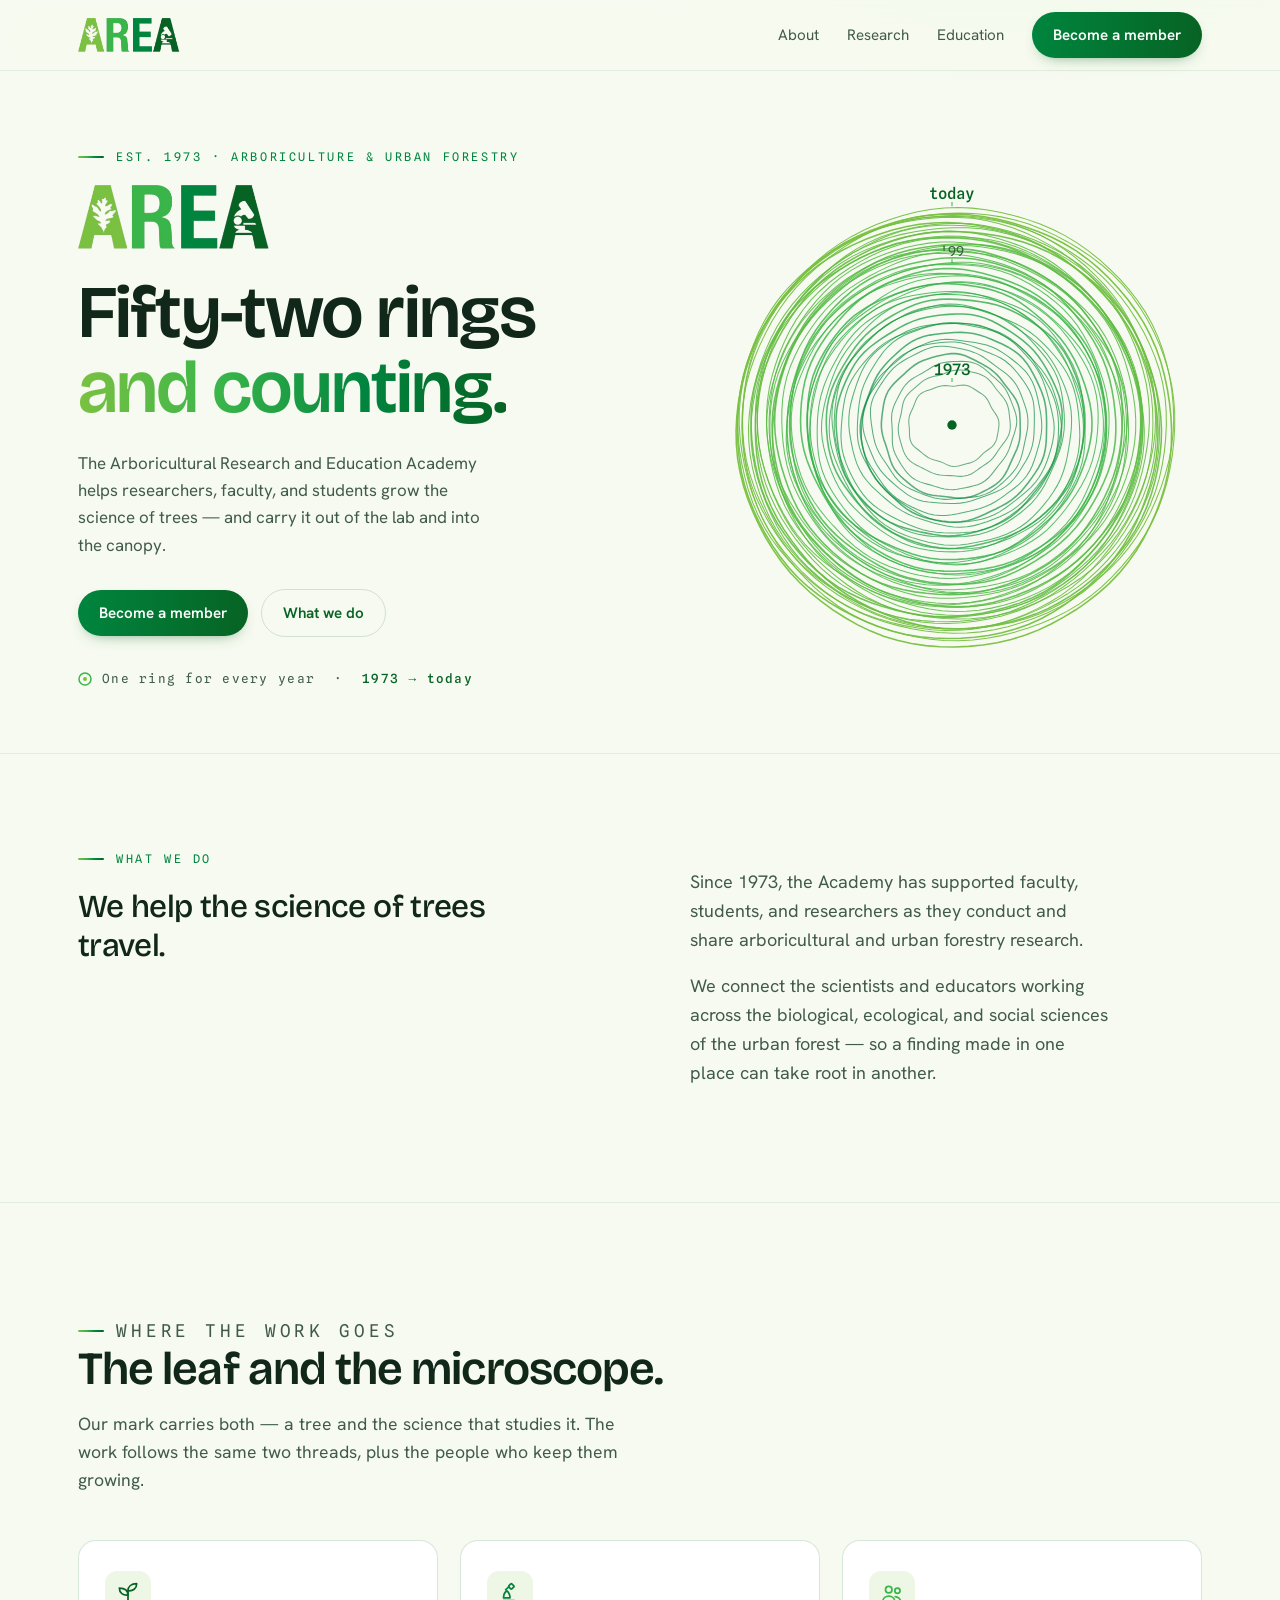
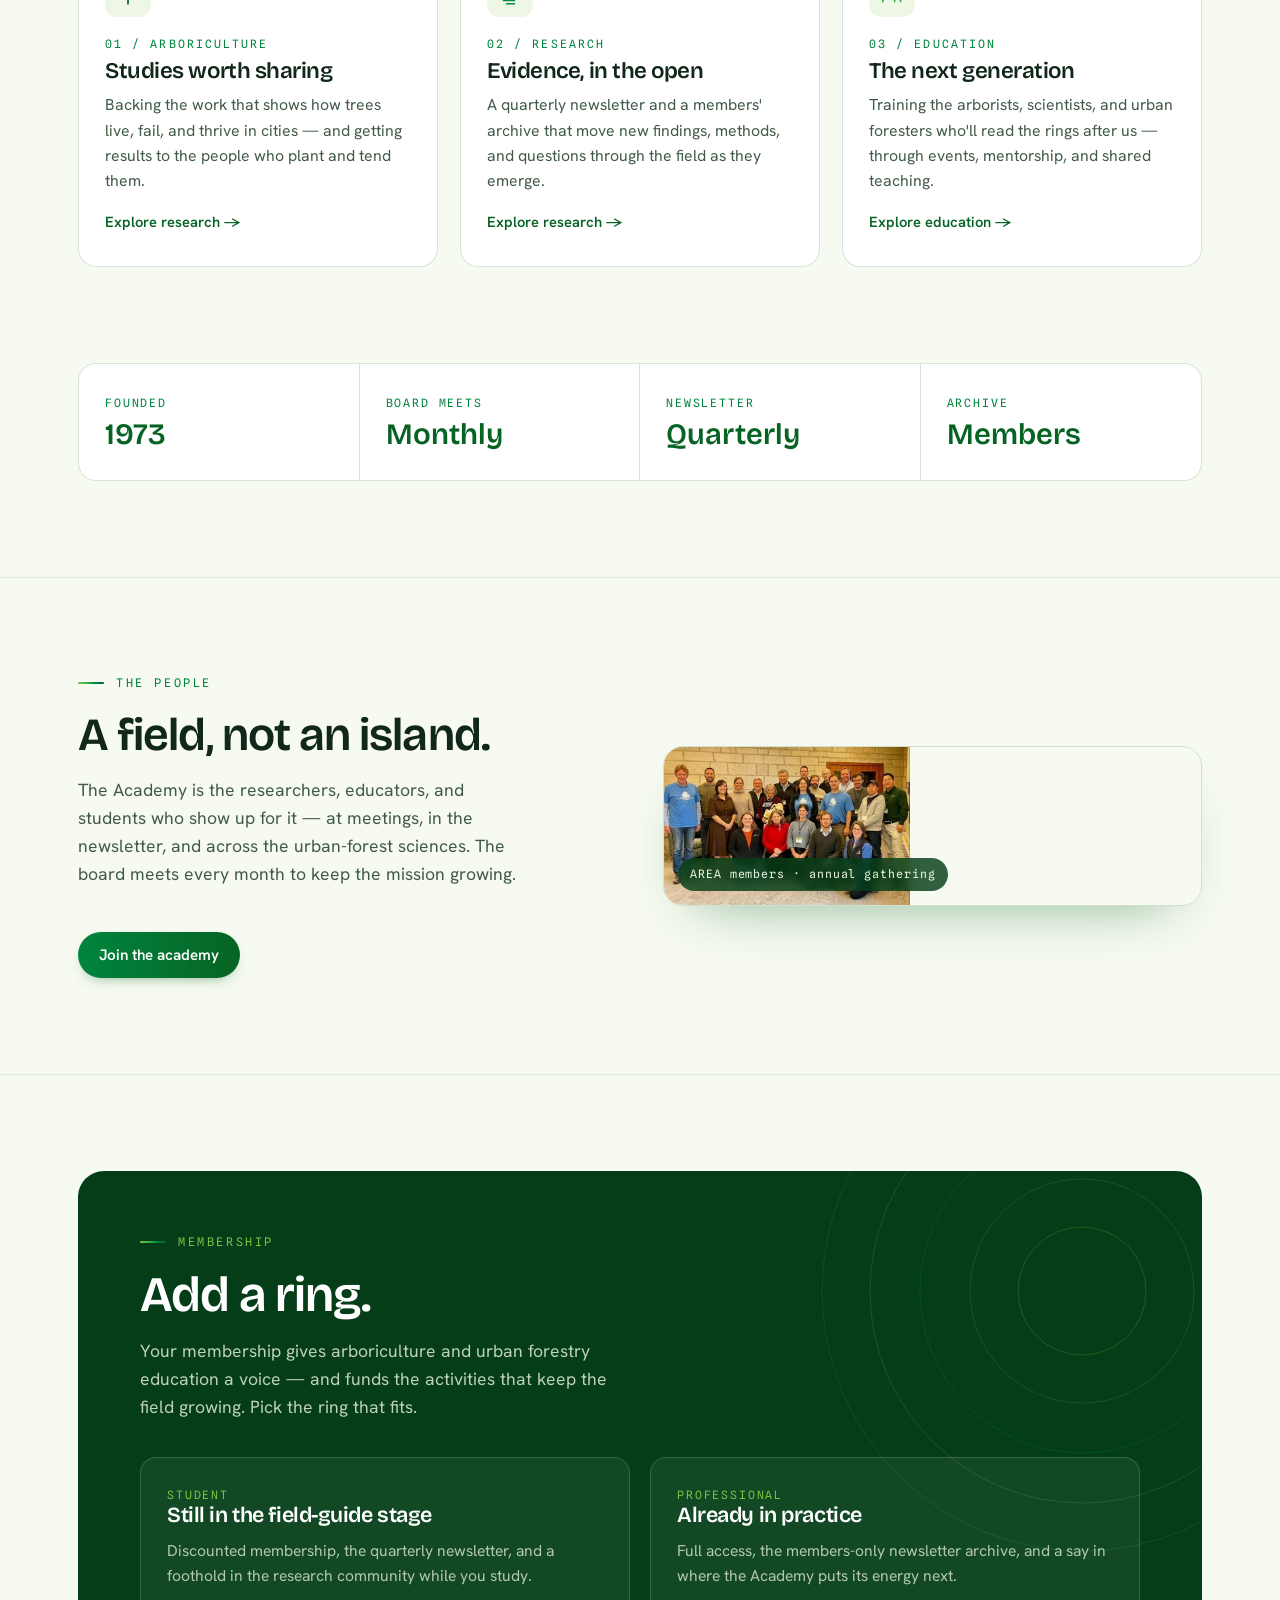
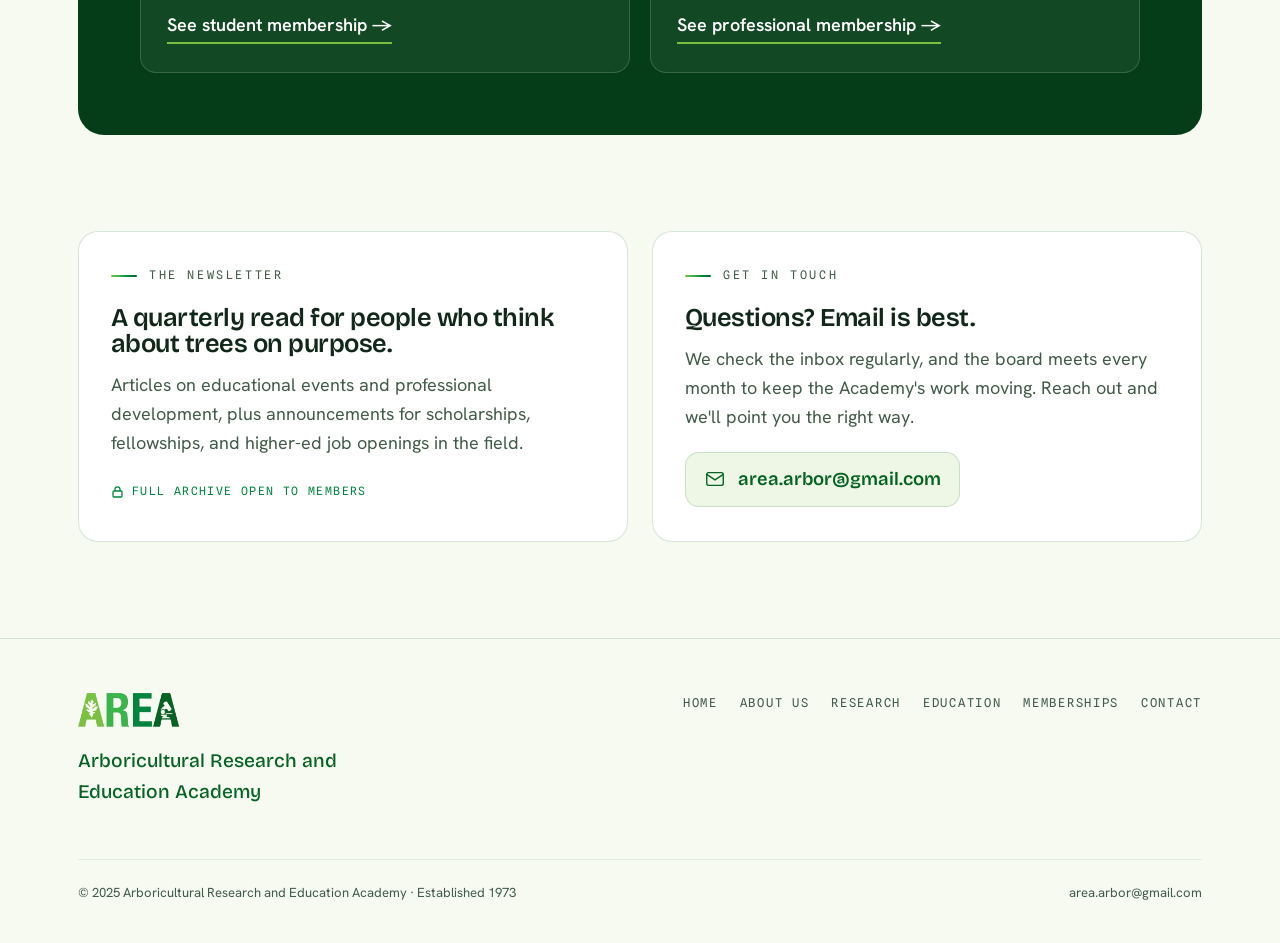
<file: index.html>
<!doctype html><html lang="en"><head><meta charset="utf-8"><meta name="viewport" content="width=device-width, initial-scale=1"><title>Arboricultural Research and Education Academy</title><link rel="icon" href="images/logo.png"><link rel="preconnect" href="https://fonts.googleapis.com"><link rel="preconnect" href="https://fonts.gstatic.com" crossorigin><link href="https://fonts.googleapis.com/css2?family=Bricolage+Grotesque:opsz,wght@12..96,500;12..96,600;12..96,700&family=Hanken+Grotesk:wght@400;500;600&family=Spline+Sans+Mono:wght@400;500&display=swap" rel="stylesheet"><link rel="stylesheet" href="css/styles.css"></head><body><header id="hd"><div class="wrap bar"><a class="brand" href="index.html" aria-label="AREA — home"><img class="brand-wordmark" src="images/wordmark.png" alt="AREA — Arboricultural Research and Education Academy"></a><nav class="main" aria-label="Primary"><a href="about.html">About</a><a href="research.html">Research</a><a href="education.html">Education</a><a class="btn" href="memberships.html">Become a member</a></nav><button class="menu-toggle" id="mt" aria-label="Toggle menu" aria-expanded="false">Menu</button></div></header><main id="top">
<section class="hero"><div class="wrap hero-grid"><div>
<p class="eyebrow">Est. 1973 · Arboriculture &amp; urban forestry</p>
<img class="lockup" src="images/wordmark.png" alt="AREA — Arboricultural Research and Education Academy">
<h1>Fifty-two rings <span class="gradtext">and counting.</span></h1>
<p class="lede">The Arboricultural Research and Education Academy helps researchers, faculty, and students grow the science of trees — and carry it out of the lab and into the canopy.</p>
<div class="hero-cta"><a class="btn" href="memberships.html">Become a member</a><a class="btn ghost" href="about.html">What we do</a></div>
<p class="since"><svg width="14" height="14" viewBox="0 0 14 14" aria-hidden="true"><circle cx="7" cy="7" r="6" fill="none" stroke="#3AB54A" stroke-width="1.5"/><circle cx="7" cy="7" r="2" fill="#7AC141"/></svg>One ring for every year &nbsp;·&nbsp; <b>1973 → today</b></p>
</div><div class="core"><svg id="rings" viewBox="0 0 480 480" role="img" aria-label="A tree-ring cross-section, one ring for each year since 1973, in the AREA green gradient."><g class="core-spin" id="ringGroup"></g><g id="labels"></g></svg></div></div></section>

<section class="section" id="mission"><div class="wrap mission-grid">
<div><p class="eyebrow">What we do</p><h2 class="mission-body">We help the science of trees travel.</h2></div>
<div class="mission-note"><p>Since 1973, the Academy has supported faculty, students, and researchers as they conduct and share arboricultural and urban forestry research.</p>
<p>We connect the scientists and educators working across the biological, ecological, and social sciences of the urban forest — so a finding made in one place can take root in another.</p></div></div></section>

<section class="section" id="work"><div class="wrap">
<div class="section-head"><p class="eyebrow">Where the work goes</p><h2>The leaf and the microscope.</h2>
<p>Our mark carries both — a tree and the science that studies it. The work follows the same two threads, plus the people who keep them growing.</p></div>
<div class="pillars">
<a class="pillar" href="research.html"><div class="ic"><svg viewBox="0 0 24 24" fill="none" stroke="#076324" stroke-width="1.6" stroke-linecap="round" stroke-linejoin="round"><path d="M12 21V9"/><path d="M12 9c0-4 3-6.5 8-6.5C20 7 16.5 9.5 12 9z"/><path d="M12 13C12 9 9 6.5 4 6.5 4 11 7.5 13.5 12 13z"/></svg></div>
<div class="num">01 / Arboriculture</div><h3>Studies worth sharing</h3><p>Backing the work that shows how trees live, fail, and thrive in cities — and getting results to the people who plant and tend them.</p><span class="more">Explore research →</span></a>
<a class="pillar" href="research.html"><div class="ic"><svg viewBox="0 0 24 24" fill="none" stroke="#00853E" stroke-width="1.6" stroke-linecap="round" stroke-linejoin="round"><path d="M6 18h10"/><path d="M9 21h7"/><path d="M11 5.5 8 8"/><rect x="11.2" y="3" width="4" height="4" rx="1" transform="rotate(45 13.2 5)"/><path d="M9 9c-2 1.6-3 4-3 6.5h6c0-3-1-5-3-6.5z"/></svg></div>
<div class="num">02 / Research</div><h3>Evidence, in the open</h3><p>A quarterly newsletter and a members&#39; archive that move new findings, methods, and questions through the field as they emerge.</p><span class="more">Explore research →</span></a>
<a class="pillar" href="education.html"><div class="ic"><svg viewBox="0 0 24 24" fill="none" stroke="#3AB54A" stroke-width="1.6" stroke-linecap="round" stroke-linejoin="round"><circle cx="9" cy="8" r="3"/><path d="M3.5 19c0-3 2.5-5 5.5-5s5.5 2 5.5 5"/><circle cx="17" cy="9" r="2.4"/><path d="M15 14.4c2.4.2 5 2 5 4.6"/></svg></div>
<div class="num">03 / Education</div><h3>The next generation</h3><p>Training the arborists, scientists, and urban foresters who&#39;ll read the rings after us — through events, mentorship, and shared teaching.</p><span class="more">Explore education →</span></a>
</div></div></section>

<section class="section" style="padding-top:0;border-top:none"><div class="wrap"><div class="fieldnotes">
<div class="fn"><div class="k">Founded</div><div class="v">1973</div></div>
<div class="fn"><div class="k">Board meets</div><div class="v">Monthly</div></div>
<div class="fn"><div class="k">Newsletter</div><div class="v">Quarterly</div></div>
<div class="fn"><div class="k">Archive</div><div class="v">Members</div></div></div></div></section>

<section class="section" id="community"><div class="wrap community">
<div><p class="eyebrow">The people</p><h2 style="font-size:clamp(1.9rem,3.6vw,2.9rem)">A field, not an island.</h2>
<p style="color:var(--ink-soft);font-size:1.1rem;max-width:44ch;margin-top:18px">The Academy is the researchers, educators, and students who show up for it — at meetings, in the newsletter, and across the urban-forest sciences. The board meets every month to keep the mission growing.</p>
<a class="btn" href="memberships.html" style="margin-top:26px">Join the academy</a></div>
<figure class="community photo"><img src="images/members.jpg" alt="Members of the Arboricultural Research and Education Academy gathered at a meeting, several wearing the AREA tree-logo shirt."><figcaption class="cap">AREA members · annual gathering</figcaption></figure></div></section>

<section class="section" id="join"><div class="wrap"><div class="join">
<svg class="ringsbg" viewBox="0 0 540 540" aria-hidden="true"><g fill="none">
<circle cx="270" cy="270" r="64" stroke="#7AC141" stroke-opacity=".45"/><circle cx="270" cy="270" r="112" stroke="#3AB54A" stroke-opacity=".4"/>
<circle cx="270" cy="270" r="162" stroke="#00853E" stroke-opacity=".5"/><circle cx="270" cy="270" r="212" stroke="#7AC141" stroke-opacity=".35"/>
<circle cx="270" cy="270" r="260" stroke="#3AB54A" stroke-opacity=".3"/></g></svg>
<div class="inner"><p class="eyebrow">Membership</p><h2>Add a ring.</h2>
<p class="sub">Your membership gives arboriculture and urban forestry education a voice — and funds the activities that keep the field growing. Pick the ring that fits.</p>
<div class="tiers">
<div class="tier"><div class="tag">Student</div><h3>Still in the field-guide stage</h3><p>Discounted membership, the quarterly newsletter, and a foothold in the research community while you study.</p><a href="memberships.html">See student membership →</a></div>
<div class="tier"><div class="tag">Professional</div><h3>Already in practice</h3><p>Full access, the members-only newsletter archive, and a say in where the Academy puts its energy next.</p><a href="memberships.html">See professional membership →</a></div>
</div></div></div></div></section>

<section class="section" id="newsletter" style="border-top:none;padding-top:0"><div class="wrap duo">
<div class="card"><p class="eyebrow">The newsletter</p><h3>A quarterly read for people who think about trees on purpose.</h3>
<p>Articles on educational events and professional development, plus announcements for scholarships, fellowships, and higher-ed job openings in the field.</p>
<span class="lock"><svg width="13" height="13" viewBox="0 0 13 13" aria-hidden="true"><rect x="2" y="6" width="9" height="6" rx="1" fill="none" stroke="#00853E" stroke-width="1.3"/><path d="M4 6V4.3a2.5 2.5 0 0 1 5 0V6" fill="none" stroke="#00853E" stroke-width="1.3"/></svg>Full archive open to members</span></div>
<div class="card" id="contact"><p class="eyebrow">Get in touch</p><h3>Questions? Email is best.</h3>
<p>We check the inbox regularly, and the board meets every month to keep the Academy&#39;s work moving. Reach out and we&#39;ll point you the right way.</p>
<a class="mailrow" href="mailto:area.arbor@gmail.com"><svg width="22" height="22" viewBox="0 0 24 24" fill="none" stroke="#076324" stroke-width="1.5" aria-hidden="true"><rect x="3" y="5" width="18" height="14" rx="2"/><path d="m3 7 9 6 9-6"/></svg><span class="addr">area.arbor@gmail.com</span></a></div></div></section>
</main><footer><div class="wrap"><div class="foot"><div><a class="brand" href="index.html"><img class="brand-wordmark" src="images/wordmark.png" alt="AREA — Arboricultural Research and Education Academy"></a><p class="who">Arboricultural Research and Education Academy</p></div><nav aria-label="Footer"><a href="index.html">Home</a><a href="about.html">About us</a><a href="research.html">Research</a><a href="education.html">Education</a><a href="memberships.html">Memberships</a><a href="mailto:area.arbor@gmail.com">Contact</a></nav></div><div class="legal"><span>© 2025 Arboricultural Research and Education Academy · Established 1973</span><span>area.arbor@gmail.com</span></div></div></footer><script src="js/main.js"></script></body></html>
</file>
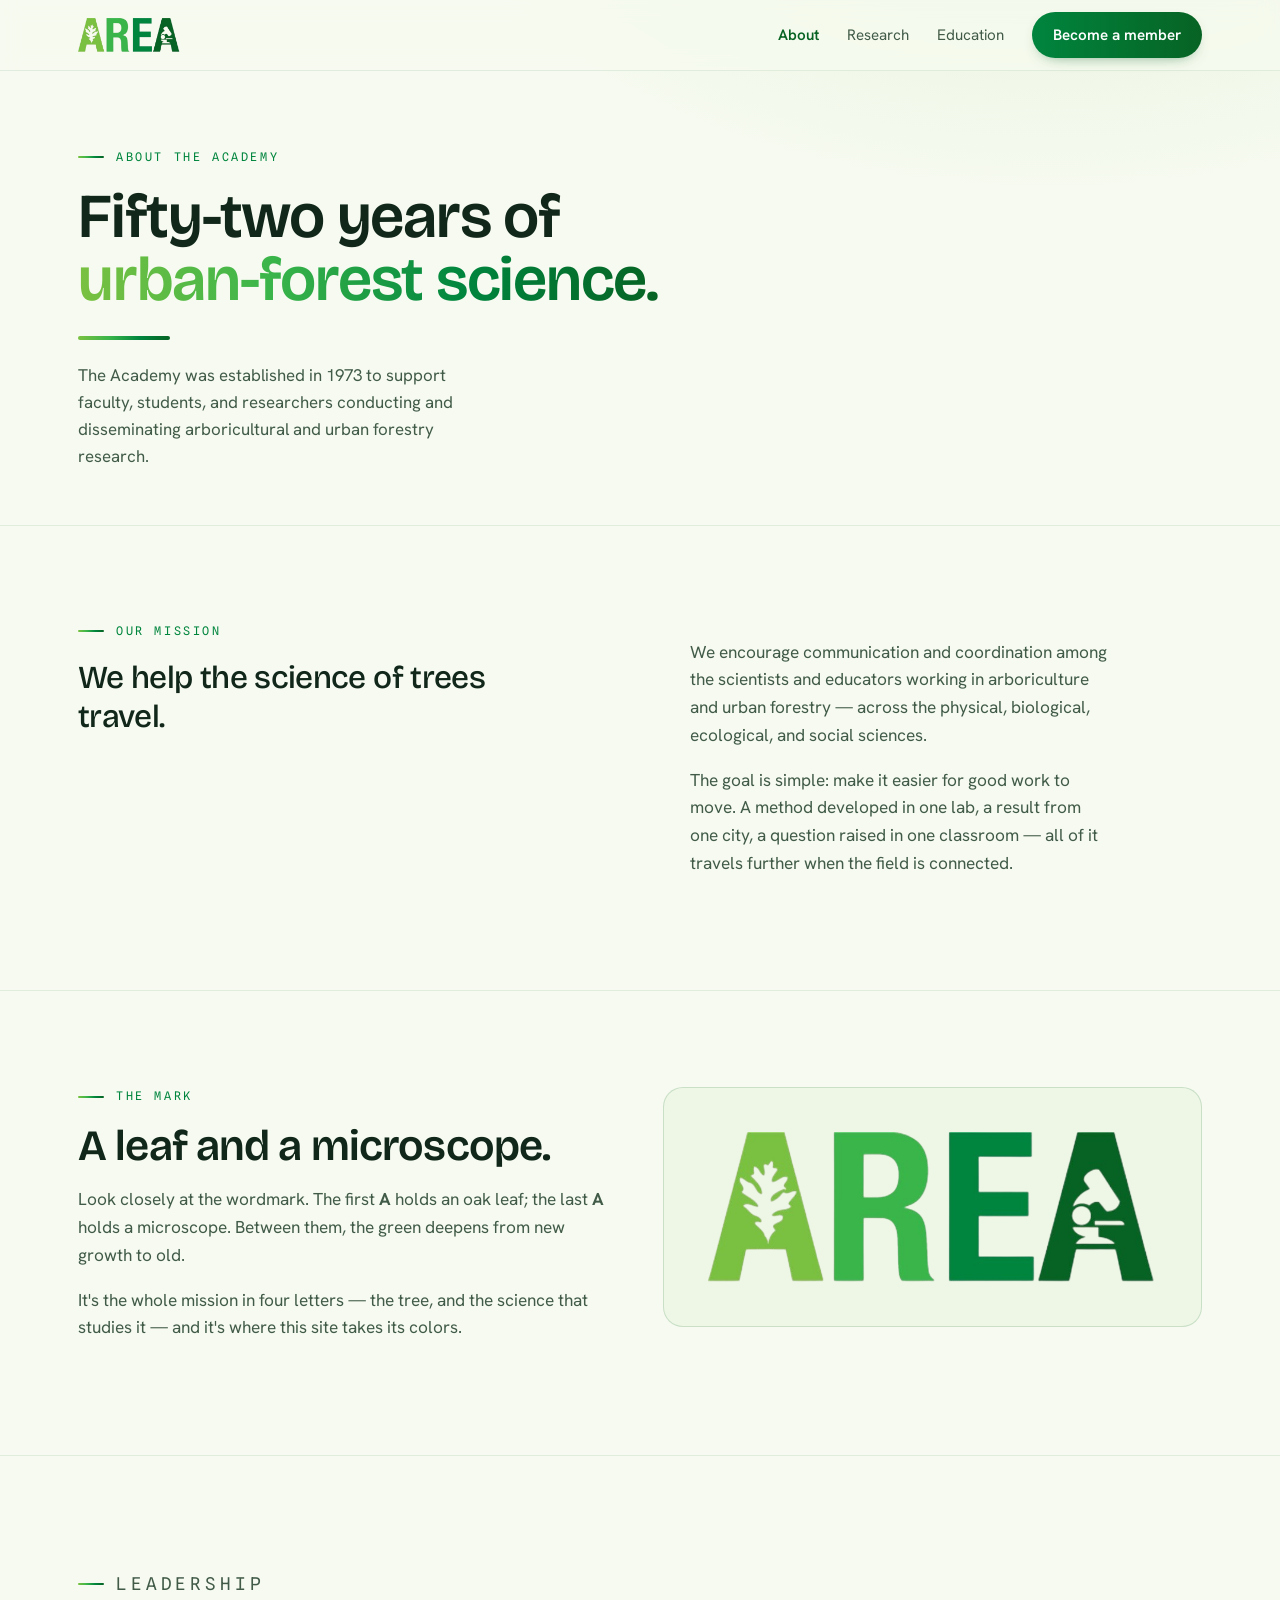
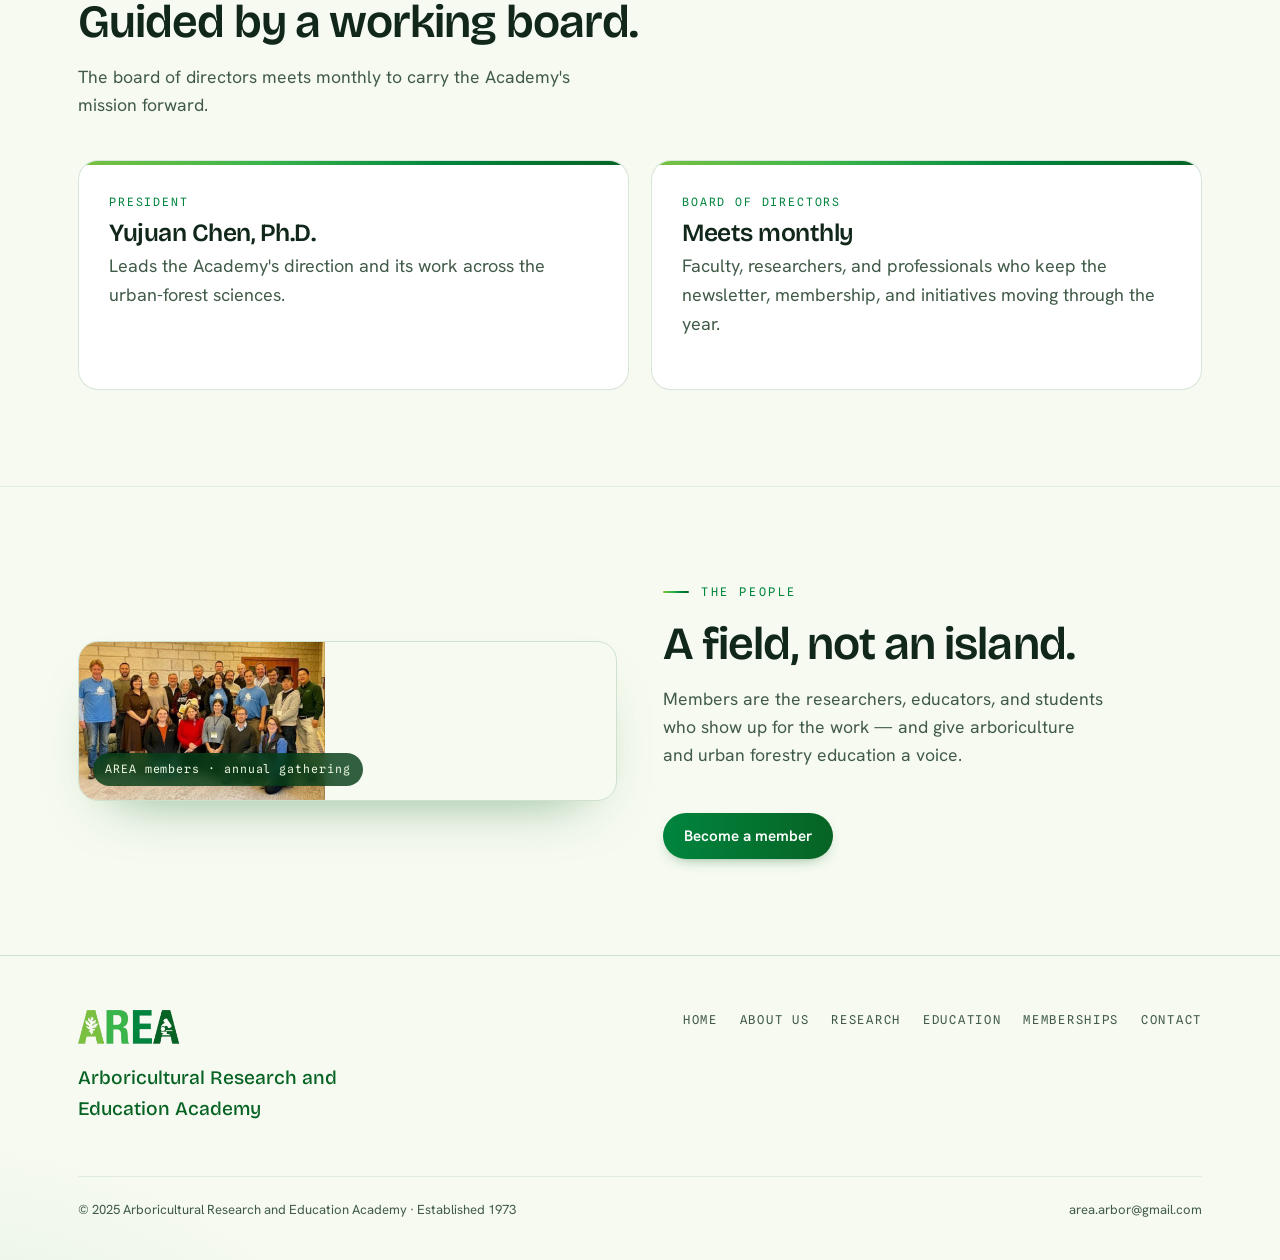
<file: about.html>
<!doctype html><html lang="en"><head><meta charset="utf-8"><meta name="viewport" content="width=device-width, initial-scale=1"><title>About · AREA</title><link rel="icon" href="images/logo.png"><link rel="preconnect" href="https://fonts.googleapis.com"><link rel="preconnect" href="https://fonts.gstatic.com" crossorigin><link href="https://fonts.googleapis.com/css2?family=Bricolage+Grotesque:opsz,wght@12..96,500;12..96,600;12..96,700&family=Hanken+Grotesk:wght@400;500;600&family=Spline+Sans+Mono:wght@400;500&display=swap" rel="stylesheet"><link rel="stylesheet" href="css/styles.css"></head><body><header id="hd"><div class="wrap bar"><a class="brand" href="index.html" aria-label="AREA — home"><img class="brand-wordmark" src="images/wordmark.png" alt="AREA — Arboricultural Research and Education Academy"></a><nav class="main" aria-label="Primary"><a href="about.html" class="active">About</a><a href="research.html">Research</a><a href="education.html">Education</a><a class="btn" href="memberships.html">Become a member</a></nav><button class="menu-toggle" id="mt" aria-label="Toggle menu" aria-expanded="false">Menu</button></div></header><main>
<section class="page-hero"><div class="wrap">
<p class="eyebrow">About the academy</p>
<h1>Fifty-two years of <span class="gradtext">urban-forest science.</span></h1>
<div class="rule"></div>
<p class="lede">The Academy was established in 1973 to support faculty, students, and researchers conducting and disseminating arboricultural and urban forestry research.</p>
</div></section>

<section class="section"><div class="wrap mission-grid">
<div><p class="eyebrow">Our mission</p><h2 class="mission-body">We help the science of trees travel.</h2></div>
<div class="mission-note prose"><p>We encourage communication and coordination among the scientists and educators working in arboriculture and urban forestry — across the physical, biological, ecological, and social sciences.</p>
<p>The goal is simple: make it easier for good work to move. A method developed in one lab, a result from one city, a question raised in one classroom — all of it travels further when the field is connected.</p></div></div></section>

<section class="section"><div class="wrap two-col">
<div><p class="eyebrow">The mark</p><h2 style="font-size:clamp(1.8rem,3.4vw,2.7rem)">A leaf and a microscope.</h2>
<div class="prose" style="margin-top:18px"><p>Look closely at the wordmark. The first <strong>A</strong> holds an oak leaf; the last <strong>A</strong> holds a microscope. Between them, the green deepens from new growth to old.</p>
<p>It&#39;s the whole mission in four letters — the tree, and the science that studies it — and it&#39;s where this site takes its colors.</p></div></div>
<div class="card" style="display:grid;place-items:center;background:var(--tint);padding:44px"><img src="images/wordmark.png" alt="The AREA wordmark: four green letters with an oak leaf and a microscope" style="max-width:100%;height:auto"></div></div></section>

<section class="section"><div class="wrap">
<div class="section-head"><p class="eyebrow">Leadership</p><h2>Guided by a working board.</h2>
<p>The board of directors meets monthly to carry the Academy&#39;s mission forward.</p></div>
<div class="plans" style="margin-top:40px">
<div class="plan"><div class="tag">President</div><h3>Yujuan Chen, Ph.D.</h3><p class="desc">Leads the Academy&#39;s direction and its work across the urban-forest sciences.</p></div>
<!-- EDIT: add other board members / officers as plan cards here -->
<div class="plan"><div class="tag">Board of directors</div><h3>Meets monthly</h3><p class="desc">Faculty, researchers, and professionals who keep the newsletter, membership, and initiatives moving through the year.</p></div>
</div></div></section>

<section class="section" id="community"><div class="wrap community">
<figure class="community photo"><img src="images/members.jpg" alt="Members of the Arboricultural Research and Education Academy gathered at a meeting."><figcaption class="cap">AREA members · annual gathering</figcaption></figure>
<div><p class="eyebrow">The people</p><h2 style="font-size:clamp(1.9rem,3.6vw,2.9rem)">A field, not an island.</h2>
<p style="color:var(--ink-soft);font-size:1.1rem;max-width:44ch;margin-top:18px">Members are the researchers, educators, and students who show up for the work — and give arboriculture and urban forestry education a voice.</p>
<a class="btn" href="memberships.html" style="margin-top:26px">Become a member</a></div></div></section>
</main><footer><div class="wrap"><div class="foot"><div><a class="brand" href="index.html"><img class="brand-wordmark" src="images/wordmark.png" alt="AREA — Arboricultural Research and Education Academy"></a><p class="who">Arboricultural Research and Education Academy</p></div><nav aria-label="Footer"><a href="index.html">Home</a><a href="about.html">About us</a><a href="research.html">Research</a><a href="education.html">Education</a><a href="memberships.html">Memberships</a><a href="mailto:area.arbor@gmail.com">Contact</a></nav></div><div class="legal"><span>© 2025 Arboricultural Research and Education Academy · Established 1973</span><span>area.arbor@gmail.com</span></div></div></footer><script src="js/main.js"></script></body></html>
</file>
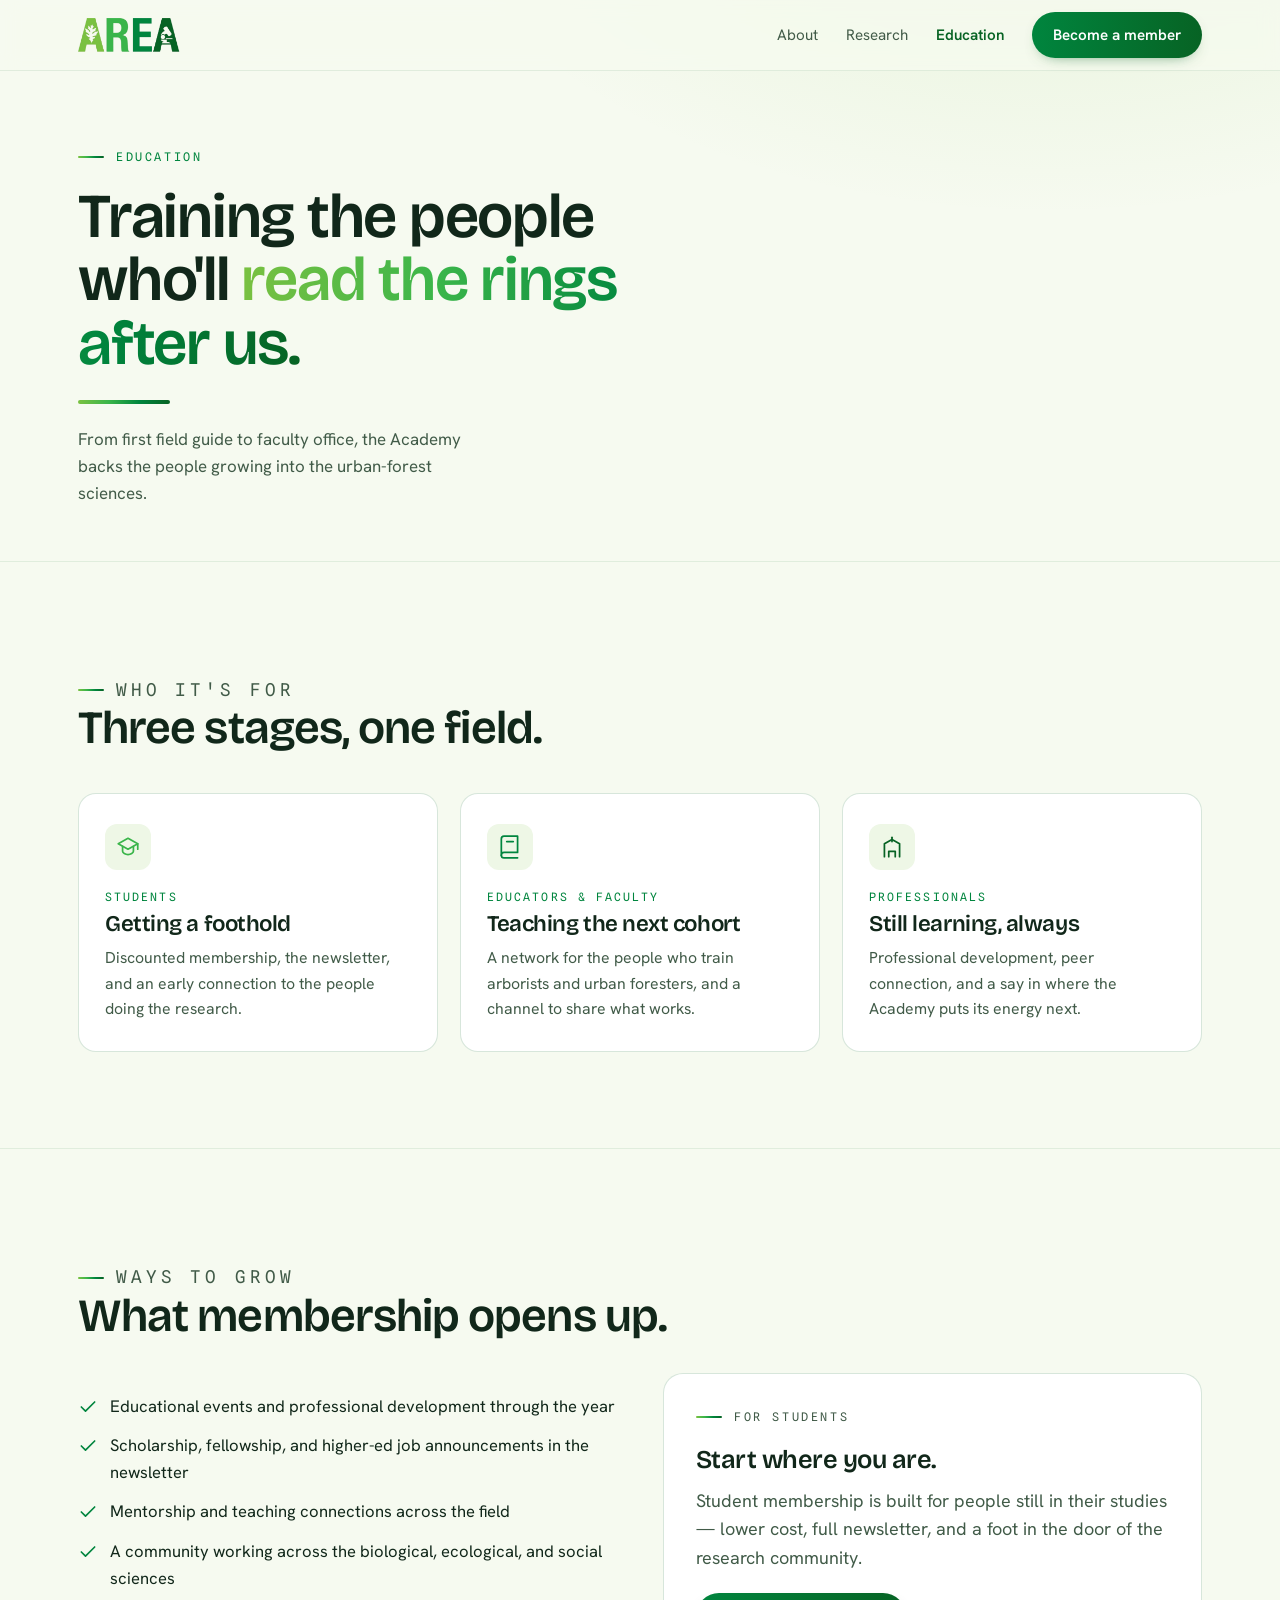
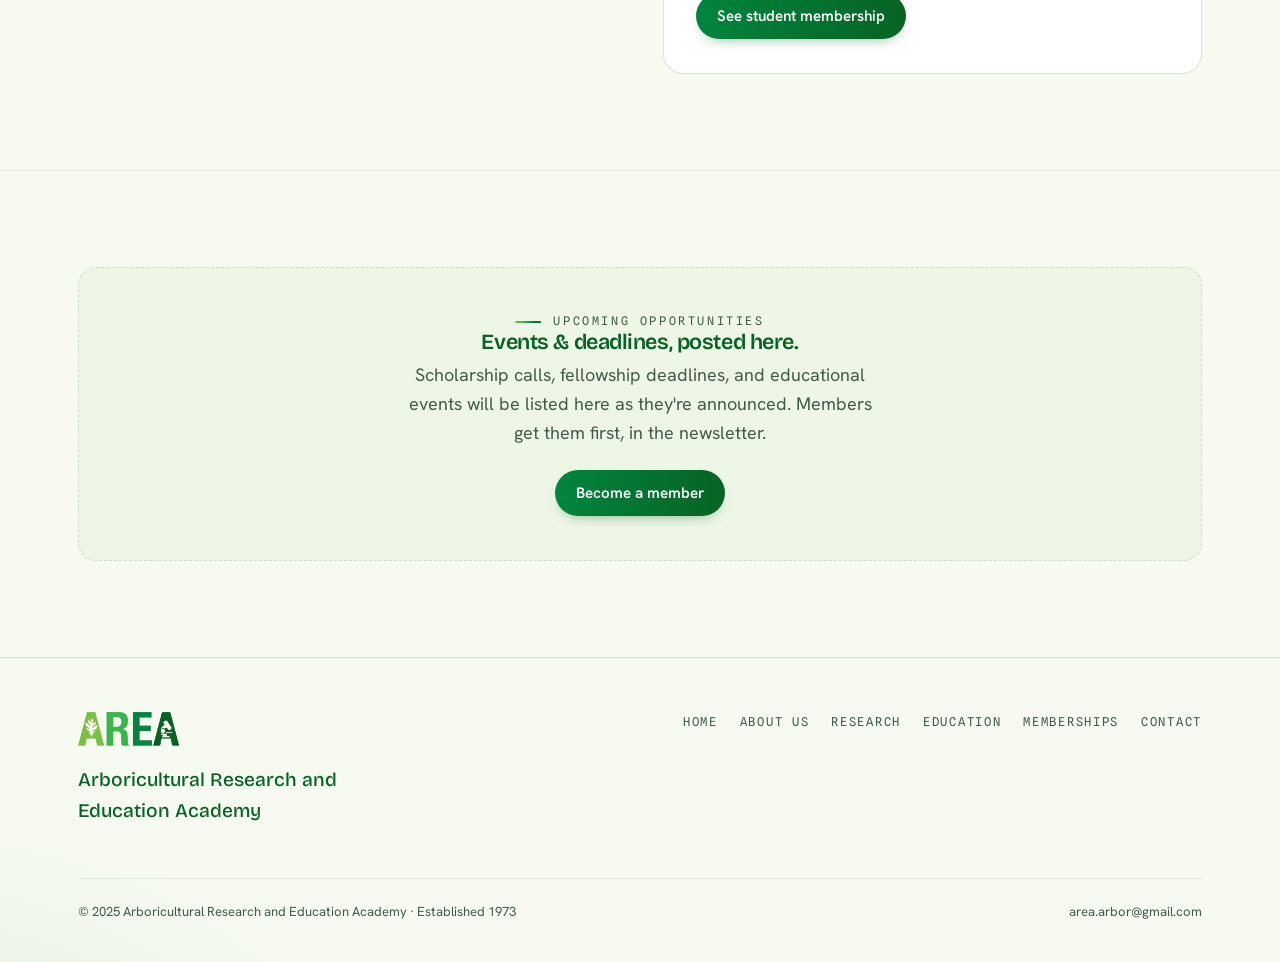
<file: education.html>
<!doctype html><html lang="en"><head><meta charset="utf-8"><meta name="viewport" content="width=device-width, initial-scale=1"><title>Education · AREA</title><link rel="icon" href="images/logo.png"><link rel="preconnect" href="https://fonts.googleapis.com"><link rel="preconnect" href="https://fonts.gstatic.com" crossorigin><link href="https://fonts.googleapis.com/css2?family=Bricolage+Grotesque:opsz,wght@12..96,500;12..96,600;12..96,700&family=Hanken+Grotesk:wght@400;500;600&family=Spline+Sans+Mono:wght@400;500&display=swap" rel="stylesheet"><link rel="stylesheet" href="css/styles.css"></head><body><header id="hd"><div class="wrap bar"><a class="brand" href="index.html" aria-label="AREA — home"><img class="brand-wordmark" src="images/wordmark.png" alt="AREA — Arboricultural Research and Education Academy"></a><nav class="main" aria-label="Primary"><a href="about.html">About</a><a href="research.html">Research</a><a href="education.html" class="active">Education</a><a class="btn" href="memberships.html">Become a member</a></nav><button class="menu-toggle" id="mt" aria-label="Toggle menu" aria-expanded="false">Menu</button></div></header><main>
<section class="page-hero"><div class="wrap">
<p class="eyebrow">Education</p>
<h1>Training the people who&#39;ll <span class="gradtext">read the rings after us.</span></h1>
<div class="rule"></div>
<p class="lede">From first field guide to faculty office, the Academy backs the people growing into the urban-forest sciences.</p>
</div></section>

<section class="section"><div class="wrap">
<div class="section-head"><p class="eyebrow">Who it&#39;s for</p><h2>Three stages, one field.</h2></div>
<div class="pillars" style="margin-top:42px">
<div class="pillar"><div class="ic"><svg viewBox="0 0 24 24" fill="none" stroke="#3AB54A" stroke-width="1.6" stroke-linecap="round" stroke-linejoin="round"><path d="M3 9l9-5 9 5-9 5z"/><path d="M21 9v5"/><path d="M7 11.5V16c0 1.5 2.5 3 5 3s5-1.5 5-3v-4.5"/></svg></div>
<div class="num">Students</div><h3>Getting a foothold</h3><p>Discounted membership, the newsletter, and an early connection to the people doing the research.</p></div>
<div class="pillar"><div class="ic"><svg viewBox="0 0 24 24" fill="none" stroke="#00853E" stroke-width="1.6" stroke-linecap="round" stroke-linejoin="round"><path d="M4 4.5A2.5 2.5 0 0 1 6.5 2H19v15H6.5A2.5 2.5 0 0 0 4 19.5z"/><path d="M4 19.5A2.5 2.5 0 0 0 6.5 22H19"/><path d="M9 7h6"/></svg></div>
<div class="num">Educators &amp; faculty</div><h3>Teaching the next cohort</h3><p>A network for the people who train arborists and urban foresters, and a channel to share what works.</p></div>
<div class="pillar"><div class="ic"><svg viewBox="0 0 24 24" fill="none" stroke="#076324" stroke-width="1.6" stroke-linecap="round" stroke-linejoin="round"><path d="M12 3v4"/><path d="M5 21V9l7-4 7 4v12"/><path d="M9 21v-5h6v5"/></svg></div>
<div class="num">Professionals</div><h3>Still learning, always</h3><p>Professional development, peer connection, and a say in where the Academy puts its energy next.</p></div>
</div></div></section>

<section class="section"><div class="wrap">
<div class="section-head"><p class="eyebrow">Ways to grow</p><h2>What membership opens up.</h2></div>
<div class="two-col" style="margin-top:34px">
<div><ul class="benefits"><li><svg width="20" height="20" viewBox="0 0 24 24" fill="none" stroke="#00853E" stroke-width="2" stroke-linecap="round" stroke-linejoin="round" aria-hidden="true"><path d="M20 6 9 17l-5-5"/></svg><span>Educational events and professional development through the year</span></li><li><svg width="20" height="20" viewBox="0 0 24 24" fill="none" stroke="#00853E" stroke-width="2" stroke-linecap="round" stroke-linejoin="round" aria-hidden="true"><path d="M20 6 9 17l-5-5"/></svg><span>Scholarship, fellowship, and higher-ed job announcements in the newsletter</span></li><li><svg width="20" height="20" viewBox="0 0 24 24" fill="none" stroke="#00853E" stroke-width="2" stroke-linecap="round" stroke-linejoin="round" aria-hidden="true"><path d="M20 6 9 17l-5-5"/></svg><span>Mentorship and teaching connections across the field</span></li><li><svg width="20" height="20" viewBox="0 0 24 24" fill="none" stroke="#00853E" stroke-width="2" stroke-linecap="round" stroke-linejoin="round" aria-hidden="true"><path d="M20 6 9 17l-5-5"/></svg><span>A community working across the biological, ecological, and social sciences</span></li></ul></div>
<div class="card"><p class="eyebrow">For students</p><h3>Start where you are.</h3><p>Student membership is built for people still in their studies — lower cost, full newsletter, and a foot in the door of the research community.</p>
<a class="btn" href="memberships.html">See student membership</a></div>
</div></div></section>

<section class="section"><div class="wrap">
<!-- EDIT: replace with real upcoming events, scholarships, or deadlines -->
<div class="empty"><p class="eyebrow" style="justify-content:center">Upcoming opportunities</p>
<h3>Events &amp; deadlines, posted here.</h3>
<p>Scholarship calls, fellowship deadlines, and educational events will be listed here as they&#39;re announced. Members get them first, in the newsletter.</p>
<a class="btn" href="memberships.html" style="margin-top:22px">Become a member</a></div></div></section>
</main><footer><div class="wrap"><div class="foot"><div><a class="brand" href="index.html"><img class="brand-wordmark" src="images/wordmark.png" alt="AREA — Arboricultural Research and Education Academy"></a><p class="who">Arboricultural Research and Education Academy</p></div><nav aria-label="Footer"><a href="index.html">Home</a><a href="about.html">About us</a><a href="research.html">Research</a><a href="education.html">Education</a><a href="memberships.html">Memberships</a><a href="mailto:area.arbor@gmail.com">Contact</a></nav></div><div class="legal"><span>© 2025 Arboricultural Research and Education Academy · Established 1973</span><span>area.arbor@gmail.com</span></div></div></footer><script src="js/main.js"></script></body></html>
</file>
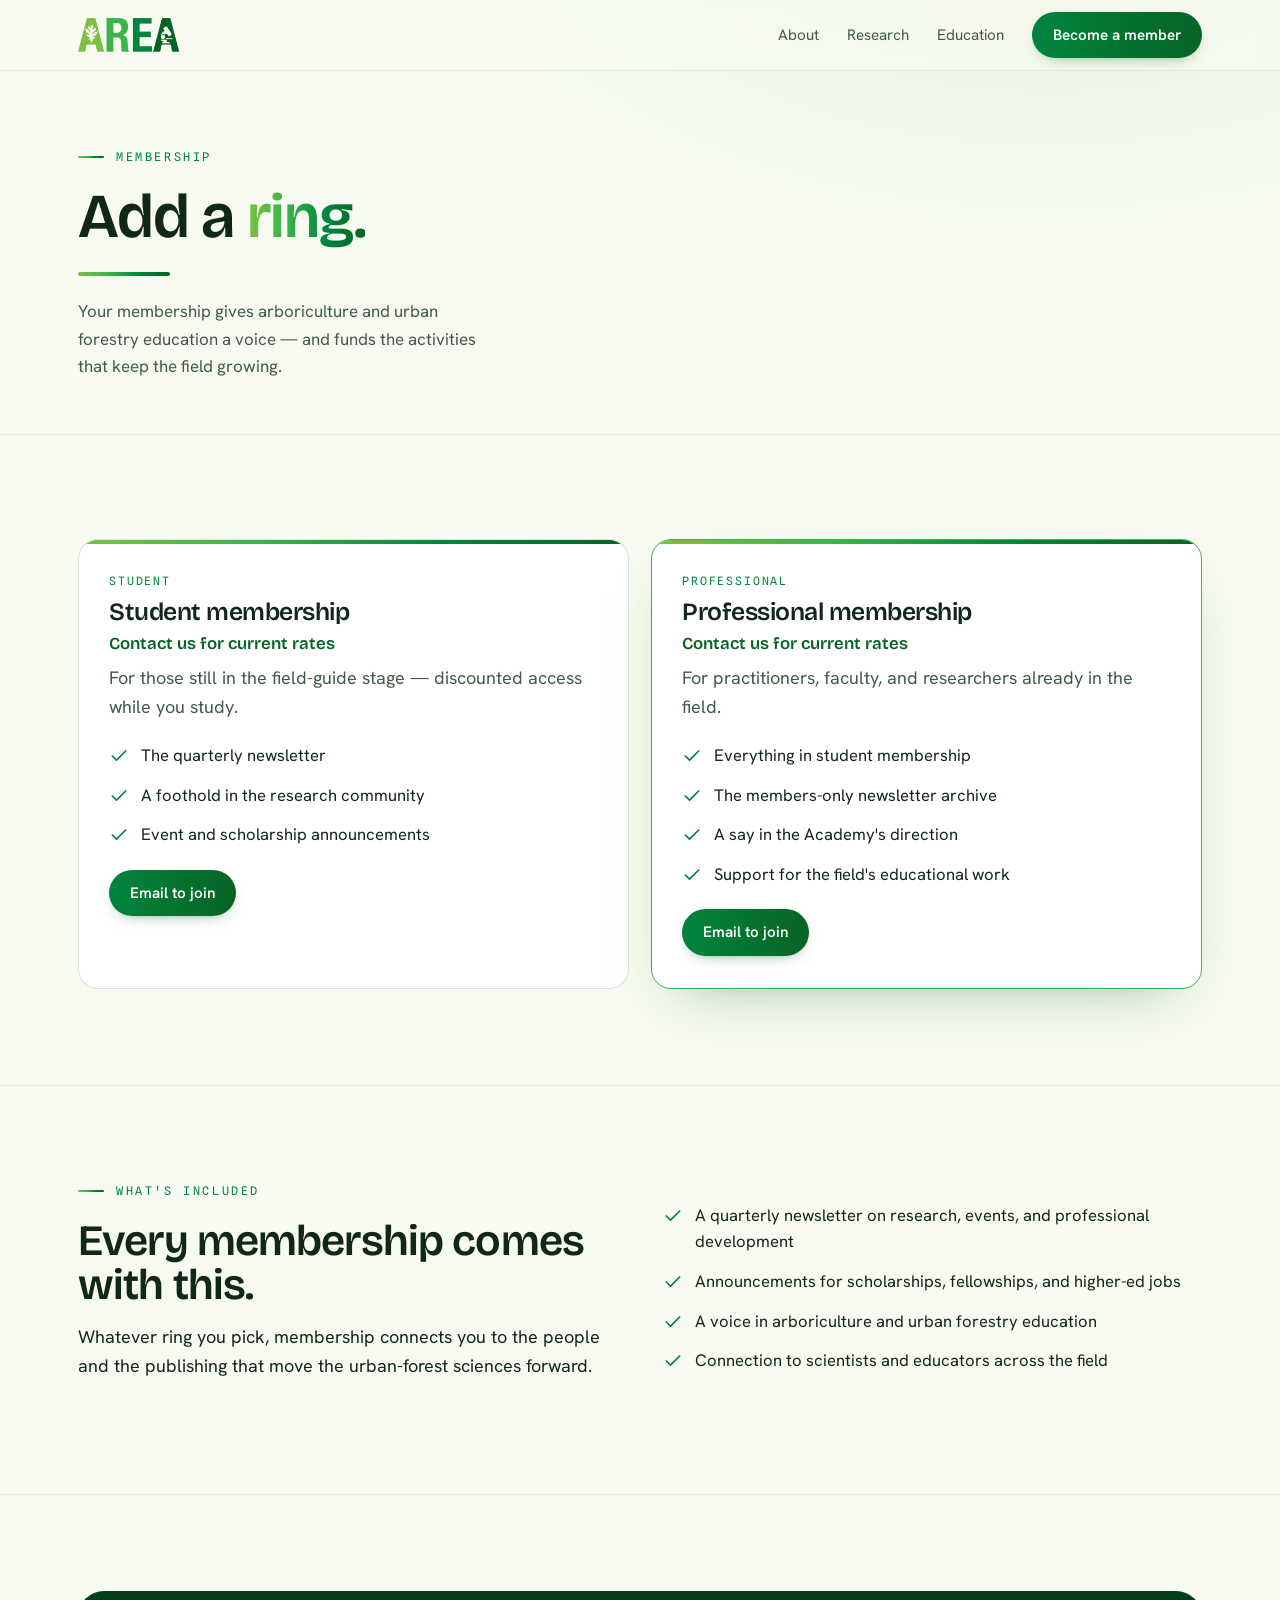
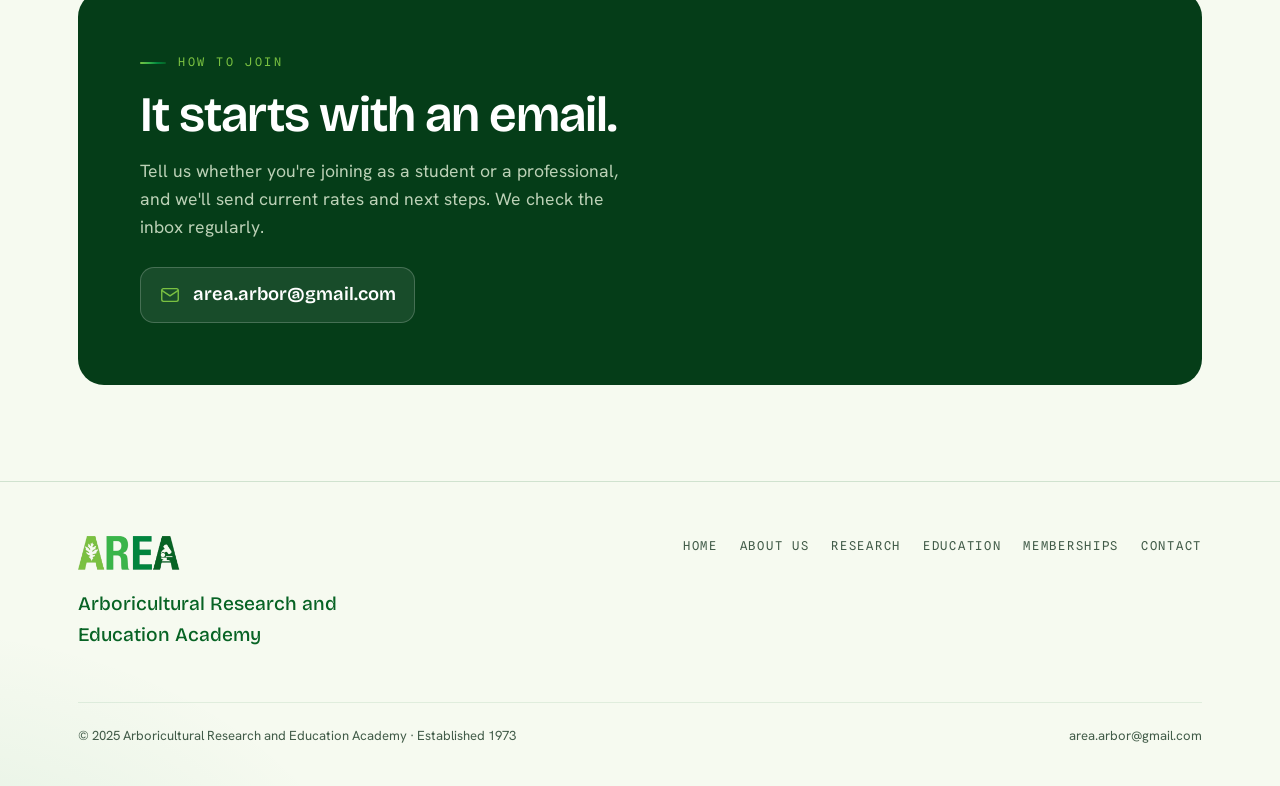
<file: memberships.html>
<!doctype html><html lang="en"><head><meta charset="utf-8"><meta name="viewport" content="width=device-width, initial-scale=1"><title>Membership · AREA</title><link rel="icon" href="images/logo.png"><link rel="preconnect" href="https://fonts.googleapis.com"><link rel="preconnect" href="https://fonts.gstatic.com" crossorigin><link href="https://fonts.googleapis.com/css2?family=Bricolage+Grotesque:opsz,wght@12..96,500;12..96,600;12..96,700&family=Hanken+Grotesk:wght@400;500;600&family=Spline+Sans+Mono:wght@400;500&display=swap" rel="stylesheet"><link rel="stylesheet" href="css/styles.css"></head><body><header id="hd"><div class="wrap bar"><a class="brand" href="index.html" aria-label="AREA — home"><img class="brand-wordmark" src="images/wordmark.png" alt="AREA — Arboricultural Research and Education Academy"></a><nav class="main" aria-label="Primary"><a href="about.html">About</a><a href="research.html">Research</a><a href="education.html">Education</a><a class="btn" href="memberships.html">Become a member</a></nav><button class="menu-toggle" id="mt" aria-label="Toggle menu" aria-expanded="false">Menu</button></div></header><main>
<section class="page-hero"><div class="wrap">
<p class="eyebrow">Membership</p>
<h1>Add a <span class="gradtext">ring.</span></h1>
<div class="rule"></div>
<p class="lede">Your membership gives arboriculture and urban forestry education a voice — and funds the activities that keep the field growing.</p>
</div></section>

<section class="section"><div class="wrap"><div class="plans">
<div class="plan"><div class="tag">Student</div><h3>Student membership</h3>
<!-- EDIT: add current student rate here -->
<div class="price">Contact us for current rates</div>
<p class="desc">For those still in the field-guide stage — discounted access while you study.</p><ul class="benefits"><li><svg width="20" height="20" viewBox="0 0 24 24" fill="none" stroke="#00853E" stroke-width="2" stroke-linecap="round" stroke-linejoin="round" aria-hidden="true"><path d="M20 6 9 17l-5-5"/></svg><span>The quarterly newsletter</span></li><li><svg width="20" height="20" viewBox="0 0 24 24" fill="none" stroke="#00853E" stroke-width="2" stroke-linecap="round" stroke-linejoin="round" aria-hidden="true"><path d="M20 6 9 17l-5-5"/></svg><span>A foothold in the research community</span></li><li><svg width="20" height="20" viewBox="0 0 24 24" fill="none" stroke="#00853E" stroke-width="2" stroke-linecap="round" stroke-linejoin="round" aria-hidden="true"><path d="M20 6 9 17l-5-5"/></svg><span>Event and scholarship announcements</span></li></ul><a class="btn" href="mailto:area.arbor@gmail.com?subject=Student%20membership" style="margin-top:22px">Email to join</a></div>

<div class="plan feature"><div class="tag">Professional</div><h3>Professional membership</h3>
<!-- EDIT: add current professional rate here -->
<div class="price">Contact us for current rates</div>
<p class="desc">For practitioners, faculty, and researchers already in the field.</p><ul class="benefits"><li><svg width="20" height="20" viewBox="0 0 24 24" fill="none" stroke="#00853E" stroke-width="2" stroke-linecap="round" stroke-linejoin="round" aria-hidden="true"><path d="M20 6 9 17l-5-5"/></svg><span>Everything in student membership</span></li><li><svg width="20" height="20" viewBox="0 0 24 24" fill="none" stroke="#00853E" stroke-width="2" stroke-linecap="round" stroke-linejoin="round" aria-hidden="true"><path d="M20 6 9 17l-5-5"/></svg><span>The members-only newsletter archive</span></li><li><svg width="20" height="20" viewBox="0 0 24 24" fill="none" stroke="#00853E" stroke-width="2" stroke-linecap="round" stroke-linejoin="round" aria-hidden="true"><path d="M20 6 9 17l-5-5"/></svg><span>A say in the Academy&#39;s direction</span></li><li><svg width="20" height="20" viewBox="0 0 24 24" fill="none" stroke="#00853E" stroke-width="2" stroke-linecap="round" stroke-linejoin="round" aria-hidden="true"><path d="M20 6 9 17l-5-5"/></svg><span>Support for the field&#39;s educational work</span></li></ul><a class="btn" href="mailto:area.arbor@gmail.com?subject=Professional%20membership" style="margin-top:22px">Email to join</a></div>
</div></div></section>

<section class="section"><div class="wrap two-col">
<div><p class="eyebrow">What&#39;s included</p><h2 style="font-size:clamp(1.8rem,3.4vw,2.7rem)">Every membership comes with this.</h2>
<p class="prose" style="margin-top:16px">Whatever ring you pick, membership connects you to the people and the publishing that move the urban-forest sciences forward.</p></div>
<div><ul class="benefits"><li><svg width="20" height="20" viewBox="0 0 24 24" fill="none" stroke="#00853E" stroke-width="2" stroke-linecap="round" stroke-linejoin="round" aria-hidden="true"><path d="M20 6 9 17l-5-5"/></svg><span>A quarterly newsletter on research, events, and professional development</span></li><li><svg width="20" height="20" viewBox="0 0 24 24" fill="none" stroke="#00853E" stroke-width="2" stroke-linecap="round" stroke-linejoin="round" aria-hidden="true"><path d="M20 6 9 17l-5-5"/></svg><span>Announcements for scholarships, fellowships, and higher-ed jobs</span></li><li><svg width="20" height="20" viewBox="0 0 24 24" fill="none" stroke="#00853E" stroke-width="2" stroke-linecap="round" stroke-linejoin="round" aria-hidden="true"><path d="M20 6 9 17l-5-5"/></svg><span>A voice in arboriculture and urban forestry education</span></li><li><svg width="20" height="20" viewBox="0 0 24 24" fill="none" stroke="#00853E" stroke-width="2" stroke-linecap="round" stroke-linejoin="round" aria-hidden="true"><path d="M20 6 9 17l-5-5"/></svg><span>Connection to scientists and educators across the field</span></li></ul></div></div></section>

<section class="section"><div class="wrap"><div class="join"><div class="inner">
<p class="eyebrow">How to join</p><h2>It starts with an email.</h2>
<p class="sub">Tell us whether you&#39;re joining as a student or a professional, and we&#39;ll send current rates and next steps. We check the inbox regularly.</p>
<div style="margin-top:26px"><a class="mailrow" href="mailto:area.arbor@gmail.com" style="background:rgba(255,255,255,.08);border-color:rgba(255,255,255,.2)"><svg width="22" height="22" viewBox="0 0 24 24" fill="none" stroke="#7AC141" stroke-width="1.5" aria-hidden="true"><rect x="3" y="5" width="18" height="14" rx="2"/><path d="m3 7 9 6 9-6"/></svg><span class="addr" style="color:#fff">area.arbor@gmail.com</span></a></div>
</div></div></div></section>
</main><footer><div class="wrap"><div class="foot"><div><a class="brand" href="index.html"><img class="brand-wordmark" src="images/wordmark.png" alt="AREA — Arboricultural Research and Education Academy"></a><p class="who">Arboricultural Research and Education Academy</p></div><nav aria-label="Footer"><a href="index.html">Home</a><a href="about.html">About us</a><a href="research.html">Research</a><a href="education.html">Education</a><a href="memberships.html">Memberships</a><a href="mailto:area.arbor@gmail.com">Contact</a></nav></div><div class="legal"><span>© 2025 Arboricultural Research and Education Academy · Established 1973</span><span>area.arbor@gmail.com</span></div></div></footer><script src="js/main.js"></script></body></html>
</file>
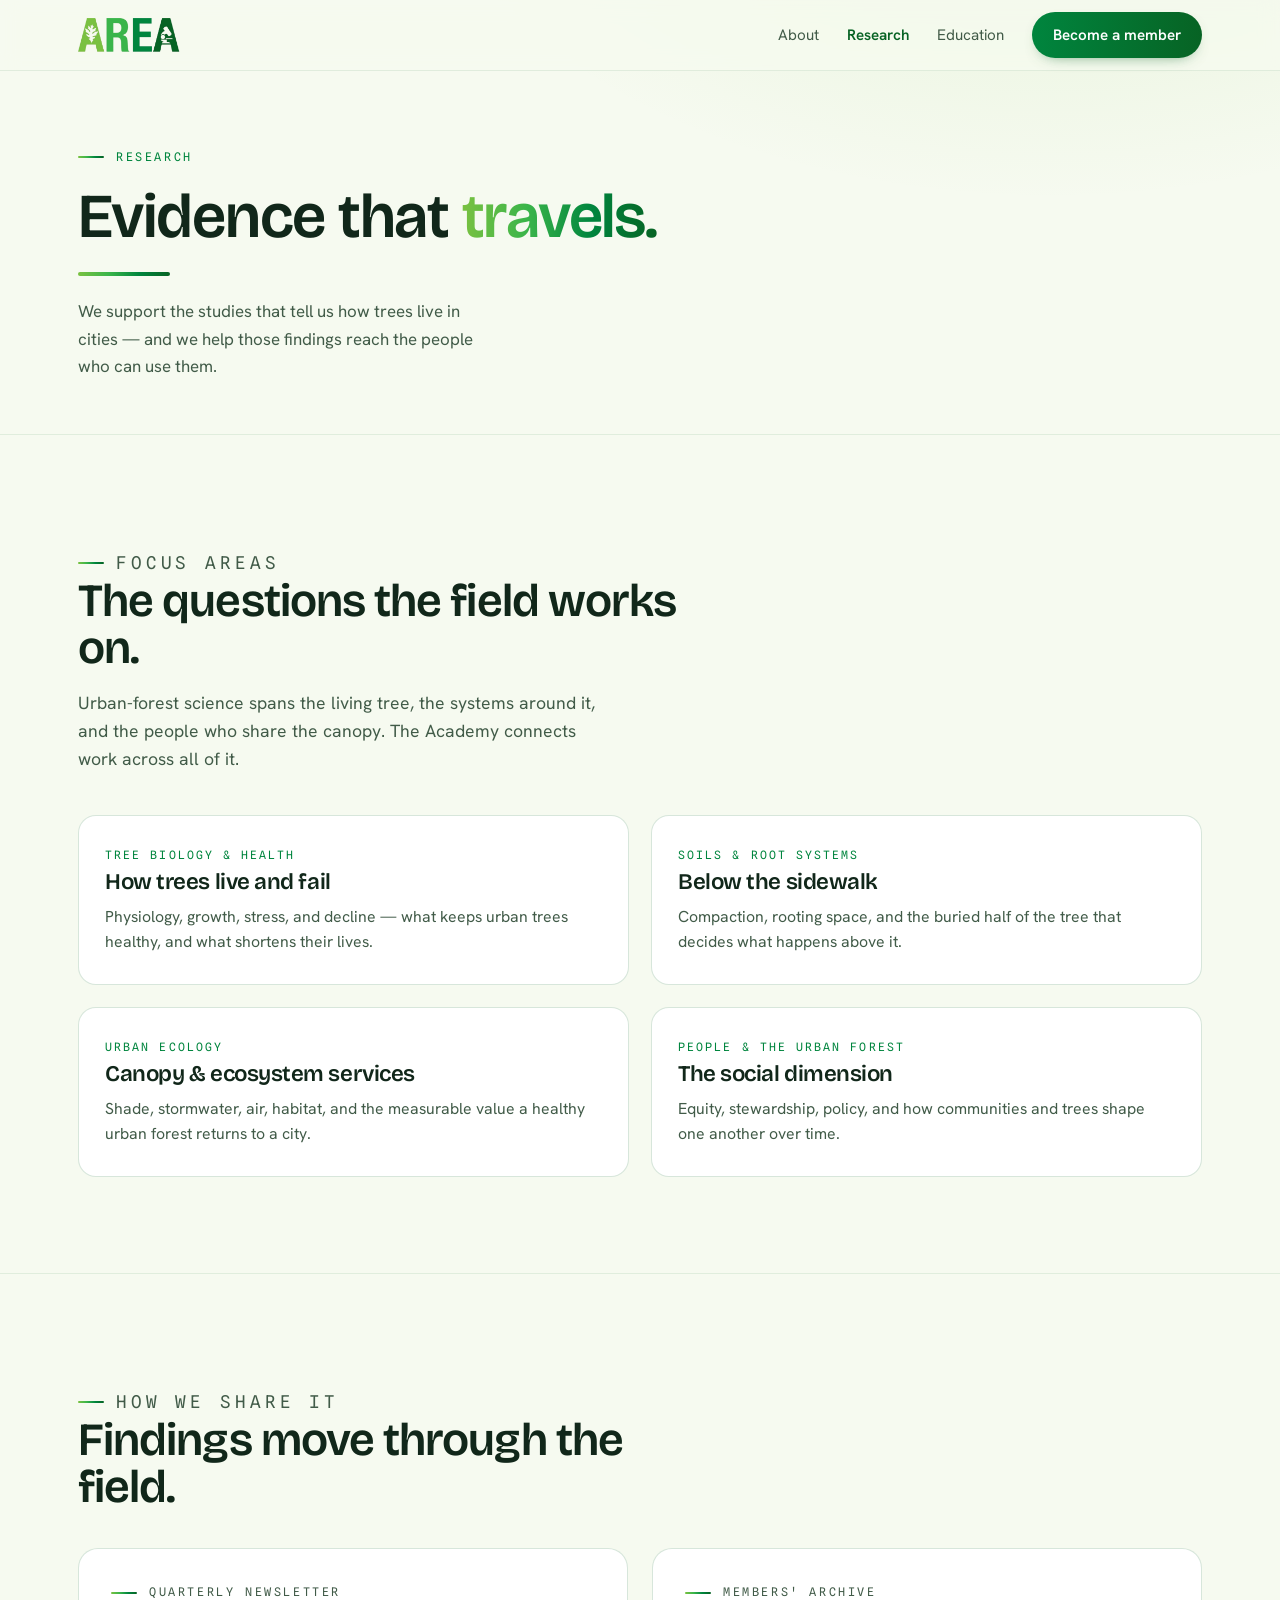
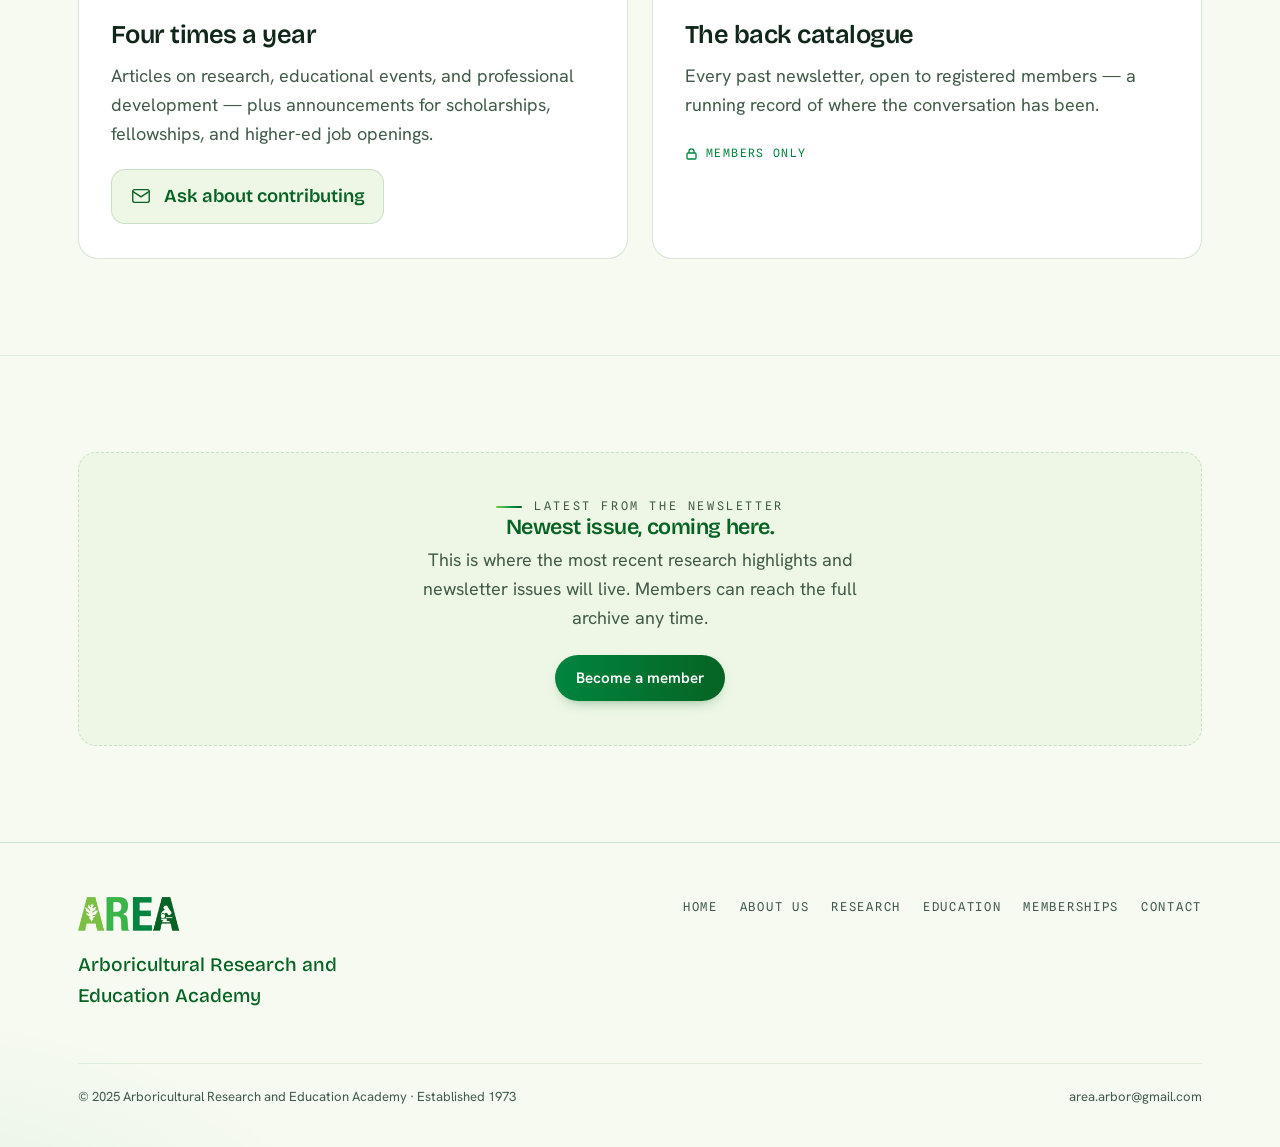
<file: research.html>
<!doctype html><html lang="en"><head><meta charset="utf-8"><meta name="viewport" content="width=device-width, initial-scale=1"><title>Research · AREA</title><link rel="icon" href="images/logo.png"><link rel="preconnect" href="https://fonts.googleapis.com"><link rel="preconnect" href="https://fonts.gstatic.com" crossorigin><link href="https://fonts.googleapis.com/css2?family=Bricolage+Grotesque:opsz,wght@12..96,500;12..96,600;12..96,700&family=Hanken+Grotesk:wght@400;500;600&family=Spline+Sans+Mono:wght@400;500&display=swap" rel="stylesheet"><link rel="stylesheet" href="css/styles.css"></head><body><header id="hd"><div class="wrap bar"><a class="brand" href="index.html" aria-label="AREA — home"><img class="brand-wordmark" src="images/wordmark.png" alt="AREA — Arboricultural Research and Education Academy"></a><nav class="main" aria-label="Primary"><a href="about.html">About</a><a href="research.html" class="active">Research</a><a href="education.html">Education</a><a class="btn" href="memberships.html">Become a member</a></nav><button class="menu-toggle" id="mt" aria-label="Toggle menu" aria-expanded="false">Menu</button></div></header><main>
<section class="page-hero"><div class="wrap">
<p class="eyebrow">Research</p>
<h1>Evidence that <span class="gradtext">travels.</span></h1>
<div class="rule"></div>
<p class="lede">We support the studies that tell us how trees live in cities — and we help those findings reach the people who can use them.</p>
</div></section>

<section class="section"><div class="wrap">
<div class="section-head"><p class="eyebrow">Focus areas</p><h2>The questions the field works on.</h2>
<p>Urban-forest science spans the living tree, the systems around it, and the people who share the canopy. The Academy connects work across all of it.</p></div>
<div class="pillars two" style="margin-top:42px">
<div class="pillar"><div class="num">Tree biology &amp; health</div><h3>How trees live and fail</h3><p>Physiology, growth, stress, and decline — what keeps urban trees healthy, and what shortens their lives.</p></div>
<div class="pillar"><div class="num">Soils &amp; root systems</div><h3>Below the sidewalk</h3><p>Compaction, rooting space, and the buried half of the tree that decides what happens above it.</p></div>
<div class="pillar"><div class="num">Urban ecology</div><h3>Canopy &amp; ecosystem services</h3><p>Shade, stormwater, air, habitat, and the measurable value a healthy urban forest returns to a city.</p></div>
<div class="pillar"><div class="num">People &amp; the urban forest</div><h3>The social dimension</h3><p>Equity, stewardship, policy, and how communities and trees shape one another over time.</p></div>
</div></div></section>

<section class="section"><div class="wrap">
<div class="section-head"><p class="eyebrow">How we share it</p><h2>Findings move through the field.</h2></div>
<div class="duo" style="margin-top:38px">
<div class="card"><p class="eyebrow">Quarterly newsletter</p><h3>Four times a year</h3><p>Articles on research, educational events, and professional development — plus announcements for scholarships, fellowships, and higher-ed job openings.</p>
<a class="mailrow" href="mailto:area.arbor@gmail.com"><svg width="22" height="22" viewBox="0 0 24 24" fill="none" stroke="#076324" stroke-width="1.5" aria-hidden="true"><rect x="3" y="5" width="18" height="14" rx="2"/><path d="m3 7 9 6 9-6"/></svg><span class="addr">Ask about contributing</span></a></div>
<div class="card"><p class="eyebrow">Members&#39; archive</p><h3>The back catalogue</h3><p>Every past newsletter, open to registered members — a running record of where the conversation has been.</p>
<span class="lock"><svg width="13" height="13" viewBox="0 0 13 13" aria-hidden="true"><rect x="2" y="6" width="9" height="6" rx="1" fill="none" stroke="#00853E" stroke-width="1.3"/><path d="M4 6V4.3a2.5 2.5 0 0 1 5 0V6" fill="none" stroke="#00853E" stroke-width="1.3"/></svg>Members only</span></div>
</div></div></section>

<section class="section"><div class="wrap">
<!-- EDIT: replace this empty state with real newsletter issues, papers, or highlights when ready -->
<div class="empty"><p class="eyebrow" style="justify-content:center">Latest from the newsletter</p>
<h3>Newest issue, coming here.</h3>
<p>This is where the most recent research highlights and newsletter issues will live. Members can reach the full archive any time.</p>
<a class="btn" href="memberships.html" style="margin-top:22px">Become a member</a></div></div></section>
</main><footer><div class="wrap"><div class="foot"><div><a class="brand" href="index.html"><img class="brand-wordmark" src="images/wordmark.png" alt="AREA — Arboricultural Research and Education Academy"></a><p class="who">Arboricultural Research and Education Academy</p></div><nav aria-label="Footer"><a href="index.html">Home</a><a href="about.html">About us</a><a href="research.html">Research</a><a href="education.html">Education</a><a href="memberships.html">Memberships</a><a href="mailto:area.arbor@gmail.com">Contact</a></nav></div><div class="legal"><span>© 2025 Arboricultural Research and Education Academy · Established 1973</span><span>area.arbor@gmail.com</span></div></div></footer><script src="js/main.js"></script></body></html>
</file>
<file: css/styles.css>
/* AREA — shared styles. Brand greens sampled from the AREA wordmark. */
:root{
  --g1:#7AC141; --g2:#3AB54A; --g3:#00853E; --g4:#076324; --g5:#053d18;
  --grad:linear-gradient(90deg,var(--g1),var(--g2),var(--g3),var(--g4));
  --ground:#f6faf0; --paper:#ffffff;
  --tint:#eef7e6; --tint2:#e3f0d5;
  --ink:#11271a; --ink-soft:#415b48;
  --line:rgba(7,99,36,.16); --line-soft:rgba(7,99,36,.09);
}
*{box-sizing:border-box}
html{scroll-behavior:smooth}
body{
  margin:0;color:var(--ink);
  background:
    radial-gradient(1100px 700px at 82% -8%, rgba(122,193,65,.16), transparent 60%),
    radial-gradient(900px 640px at -8% 108%, rgba(0,133,62,.10), transparent 55%),
    var(--ground);
  font-family:"Hanken Grotesk",system-ui,sans-serif;
  font-size:clamp(16px,.5vw + 15px,18px);line-height:1.6;
  -webkit-font-smoothing:antialiased;overflow-x:hidden;
}
.wrap{max-width:1180px;margin:0 auto;padding:0 28px}
h1,h2,h3{font-family:"Bricolage Grotesque",system-ui,sans-serif;font-weight:600;line-height:1.02;letter-spacing:-.02em;margin:0}
.eyebrow{font-family:"Spline Sans Mono",monospace;font-size:.74rem;letter-spacing:.22em;text-transform:uppercase;color:var(--g3);margin:0 0 18px;display:flex;align-items:center;gap:12px}
.eyebrow::before{content:"";width:26px;height:2px;background:var(--grad);border-radius:2px}
.gradtext{background:var(--grad);-webkit-background-clip:text;background-clip:text;color:transparent}
.rule{height:4px;width:92px;background:var(--grad);border-radius:3px;margin:24px 0 0}
a{color:inherit}

/* header */
header{position:sticky;top:0;z-index:40;backdrop-filter:saturate(1.2) blur(9px);background:rgba(246,250,240,.78);border-bottom:1px solid var(--line-soft)}
.bar{display:flex;align-items:center;justify-content:space-between;height:70px}
.brand{display:flex;align-items:center;gap:11px;text-decoration:none}
.brand img{width:34px;height:34px;display:block}
.brand .name{font-family:"Spline Sans Mono",monospace;letter-spacing:.2em;font-size:.92rem;font-weight:500;text-transform:uppercase;color:var(--g4)}
.brand img.brand-wordmark{width:auto;height:34px;max-width:none}
nav.main{display:flex;align-items:center;gap:28px}
nav.main a{text-decoration:none;font-size:.95rem;color:var(--ink-soft);transition:color .2s}
nav.main a:hover,nav.main a.active{color:var(--g4)}
nav.main a.active{font-weight:600}
nav.main a.btn,nav.main a.btn:hover{color:#fff}
.btn{display:inline-flex;align-items:center;gap:9px;background:linear-gradient(90deg,var(--g3),var(--g4));color:#fff;text-decoration:none;font-weight:600;font-size:.95rem;padding:11px 21px;border-radius:999px;border:0;transition:transform .18s,box-shadow .2s,filter .2s;box-shadow:0 6px 16px -10px rgba(7,99,36,.8)}
.btn:hover{transform:translateY(-1px);filter:saturate(1.1) brightness(1.04);box-shadow:0 12px 26px -12px rgba(7,99,36,.85)}
.btn.ghost{background:transparent;color:var(--g4);border:1px solid var(--line);box-shadow:none}
.btn.ghost:hover{background:var(--tint);transform:translateY(-1px)}
.menu-toggle{display:none;background:none;border:1px solid var(--line);border-radius:9px;padding:8px 11px;cursor:pointer;color:var(--g4);font-weight:600}

/* hero (home) */
.hero{padding:clamp(40px,6vw,84px) 0 clamp(36px,4vw,64px)}
.hero-grid{display:grid;grid-template-columns:1.05fr .95fr;gap:46px;align-items:center}
.hero .lockup{height:64px;width:auto;display:block;margin:0 0 26px}
.hero h1{font-size:clamp(2.7rem,5.8vw,4.7rem);max-width:13ch;letter-spacing:-.025em}
.lede{font-size:clamp(1.06rem,1.3vw,1.28rem);color:var(--ink-soft);max-width:46ch;margin:24px 0 30px}
.hero-cta{display:flex;gap:13px;flex-wrap:wrap;align-items:center}
.since{font-family:"Spline Sans Mono",monospace;font-size:.79rem;letter-spacing:.1em;color:var(--ink-soft);margin-top:32px;display:flex;gap:10px;align-items:center}
.since b{color:var(--g4);font-weight:500}

/* rings */
.core{position:relative;width:100%;aspect-ratio:1/1;max-width:500px;margin-left:auto}
.core svg{width:100%;height:auto;display:block;overflow:visible}
.ring{fill:none;transition:stroke-dashoffset 1.1s cubic-bezier(.22,.61,.36,1)}
.yearlab{font-family:"Spline Sans Mono",monospace;font-size:13px;fill:var(--ink-soft)}
.yearlab.big{font-size:15px;fill:var(--g4);font-weight:500}
.core-spin{transform-origin:50% 50%;animation:breathe 28s ease-in-out infinite}
@keyframes breathe{0%,100%{transform:rotate(0)}50%{transform:rotate(2deg)}}

/* sections */
.section{padding:clamp(54px,7.5vw,100px) 0;border-top:1px solid var(--line-soft)}
.section-head{max-width:62ch}
.section-head h2{font-size:clamp(1.9rem,3.6vw,2.9rem)}
.section-head p{color:var(--ink-soft);font-size:1.1rem;margin:18px 0 0;max-width:54ch}

/* page hero (inner pages) */
.page-hero{padding:clamp(44px,6vw,84px) 0 clamp(8px,2vw,24px)}
.page-hero h1{font-size:clamp(2.4rem,5vw,3.9rem);max-width:16ch}
.page-hero .lede{margin-top:22px}

/* mission */
.mission-grid{display:grid;grid-template-columns:1.1fr 1fr;gap:48px;align-items:start}
.mission-body{font-size:clamp(1.35rem,2.5vw,2.05rem);font-family:"Bricolage Grotesque",sans-serif;font-weight:500;line-height:1.22;max-width:20ch;letter-spacing:-.02em}
.mission-note{color:var(--ink-soft);max-width:42ch}
.mission-note p+p{margin-top:16px}

/* two column generic */
.two-col{display:grid;grid-template-columns:1fr 1fr;gap:46px;align-items:start}

/* prose */
.prose p{color:var(--ink-soft);font-size:1.08rem;max-width:62ch}
.prose p+p{margin-top:16px}

/* pillars / focus cards */
.pillars{display:grid;grid-template-columns:repeat(3,1fr);gap:22px;margin-top:46px}
.pillars.two{grid-template-columns:repeat(2,1fr)}
.pillar{position:relative;display:block;background:var(--paper);border:1px solid var(--line);border-radius:18px;padding:30px 26px;overflow:hidden;text-decoration:none;color:inherit;transition:transform .22s,box-shadow .22s,border-color .22s}
.pillar:hover{transform:translateY(-4px);box-shadow:0 20px 44px -30px rgba(7,99,36,.55);border-color:var(--g2)}
.pillar .ic{width:46px;height:46px;border-radius:12px;display:grid;place-items:center;background:var(--tint);margin-bottom:18px}
.pillar .ic svg{width:26px;height:26px}
.pillar .num{font-family:"Spline Sans Mono",monospace;font-size:.72rem;letter-spacing:.18em;color:var(--g3);text-transform:uppercase}
.pillar h3{font-size:1.4rem;margin:6px 0 10px}
.pillar p{color:var(--ink-soft);font-size:.99rem;margin:0}
.pillar .more{display:inline-block;margin-top:16px;font-weight:600;color:var(--g4);font-size:.92rem}
.pillar::after{content:"";position:absolute;left:0;right:0;bottom:0;height:3px;background:var(--grad);transform:scaleX(0);transform-origin:left;transition:transform .3s}
.pillar:hover::after{transform:scaleX(1)}

/* field notes */
.fieldnotes{display:grid;grid-template-columns:repeat(4,1fr);border:1px solid var(--line);border-radius:18px;overflow:hidden;background:var(--paper)}
.fn{padding:30px 26px;border-right:1px solid var(--line)}
.fn:last-child{border-right:none}
.fn .k{font-family:"Spline Sans Mono",monospace;font-size:.72rem;letter-spacing:.16em;text-transform:uppercase;color:var(--g3)}
.fn .v{font-family:"Bricolage Grotesque",sans-serif;font-weight:600;font-size:1.85rem;margin-top:8px;line-height:1;color:var(--g4)}

/* benefits list */
.benefits{list-style:none;padding:0;margin:20px 0 0;display:grid;gap:13px}
.benefits li{display:flex;gap:12px;align-items:flex-start;color:var(--ink);font-size:1.04rem}
.benefits svg{flex:0 0 auto;margin-top:4px}

/* community */
.community{display:grid;grid-template-columns:1fr 1fr;gap:46px;align-items:center}
.community .photo{border-radius:20px;overflow:hidden;border:1px solid var(--line);box-shadow:0 26px 60px -36px rgba(7,99,36,.6);position:relative;margin:0}
.community .photo img{display:block;width:100%;height:auto}
.community .cap{position:absolute;left:14px;bottom:14px;background:rgba(5,61,24,.82);color:#eaf6df;font-family:"Spline Sans Mono",monospace;font-size:.72rem;letter-spacing:.08em;padding:7px 12px;border-radius:999px;backdrop-filter:blur(4px)}

/* join / dark green block */
.join{background:var(--g5);color:#eaf6df;border-radius:26px;padding:clamp(34px,5vw,62px);position:relative;overflow:hidden}
.join .eyebrow{color:var(--g1)}
.join h2{color:#fff;font-size:clamp(2rem,4vw,3.1rem)}
.join .sub{color:rgba(234,246,223,.8);max-width:48ch;margin-top:16px;font-size:1.1rem}
.join .inner{position:relative;z-index:2}
.tiers{display:grid;grid-template-columns:1fr 1fr;gap:20px;margin-top:36px}
.tier{background:rgba(255,255,255,.06);border:1px solid rgba(255,255,255,.16);border-radius:16px;padding:28px 26px;transition:background .2s,border-color .2s,transform .2s}
.tier:hover{background:rgba(255,255,255,.1);border-color:var(--g1);transform:translateY(-3px)}
.tier h3{color:#fff;font-size:1.35rem}
.tier .tag{font-family:"Spline Sans Mono",monospace;font-size:.72rem;letter-spacing:.16em;text-transform:uppercase;color:var(--g1)}
.tier p{color:rgba(234,246,223,.74);font-size:.98rem;margin:12px 0 22px}
.tier a{display:inline-flex;gap:8px;text-decoration:none;color:#fff;font-weight:600;border-bottom:2px solid var(--g1);padding-bottom:3px}
.ringsbg{position:absolute;right:-150px;top:-150px;width:540px;height:540px;opacity:.55;z-index:1;pointer-events:none}

/* cards / duo */
.duo{display:grid;grid-template-columns:1fr 1fr;gap:24px}
.card{background:var(--paper);border:1px solid var(--line);border-radius:20px;padding:34px 32px}
.card h3{font-size:1.6rem;margin-bottom:14px}
.card p{color:var(--ink-soft);margin:0 0 20px}
.lock{font-family:"Spline Sans Mono",monospace;font-size:.72rem;letter-spacing:.12em;color:var(--g3);text-transform:uppercase;display:inline-flex;gap:8px;align-items:center}
.mailrow{display:inline-flex;align-items:center;gap:12px;background:var(--tint);border:1px solid var(--line);padding:12px 18px;border-radius:14px;text-decoration:none;transition:background .2s,transform .2s}
.mailrow:hover{background:var(--tint2);transform:translateY(-1px)}
.mailrow .addr{font-family:"Bricolage Grotesque",sans-serif;font-weight:600;font-size:1.15rem;color:var(--g4)}

/* membership plans (light) */
.plans{display:grid;grid-template-columns:1fr 1fr;gap:22px;margin-top:8px}
.plan{position:relative;background:var(--paper);border:1px solid var(--line);border-radius:20px;padding:32px 30px;overflow:hidden}
.plan.feature{border-color:var(--g2);box-shadow:0 24px 54px -34px rgba(7,99,36,.5)}
.plan .tag{font-family:"Spline Sans Mono",monospace;font-size:.72rem;letter-spacing:.16em;text-transform:uppercase;color:var(--g3)}
.plan h3{font-size:1.55rem;margin:10px 0 6px}
.plan .price{font-family:"Bricolage Grotesque",sans-serif;color:var(--g4);font-weight:600;font-size:1.05rem;margin-bottom:4px}
.plan .desc{color:var(--ink-soft);margin:6px 0 18px}
.plan::after{content:"";position:absolute;left:0;right:0;top:0;height:4px;background:var(--grad)}

/* empty-state invitation */
.empty{border:1.5px dashed var(--line);background:var(--tint);border-radius:18px;padding:clamp(28px,4vw,44px);text-align:center}
.empty h3{color:var(--g4);font-size:1.35rem;margin-bottom:8px}
.empty p{color:var(--ink-soft);max-width:48ch;margin:0 auto}

/* footer */
footer{border-top:1px solid var(--line);padding:54px 0 40px}
.foot{display:flex;justify-content:space-between;gap:30px;flex-wrap:wrap;align-items:flex-start}
.foot .brand{margin-bottom:14px}
.foot .who{font-family:"Bricolage Grotesque",sans-serif;font-weight:500;font-size:1.2rem;max-width:26ch;color:var(--g4)}
.foot nav{display:flex;gap:22px;flex-wrap:wrap}
.foot nav a{font-family:"Spline Sans Mono",monospace;font-size:.76rem;letter-spacing:.14em;text-transform:uppercase;text-decoration:none;color:var(--ink-soft)}
.foot nav a:hover{color:var(--g4)}
.legal{margin-top:32px;font-size:.82rem;color:var(--ink-soft);display:flex;justify-content:space-between;gap:20px;flex-wrap:wrap;border-top:1px solid var(--line-soft);padding-top:22px}

:focus-visible{outline:2.5px solid var(--g2);outline-offset:3px;border-radius:5px}

@media (max-width:900px){
  .hero-grid{grid-template-columns:1fr;gap:10px}
  .core{order:-1;max-width:360px;margin:0 auto 6px}
  .mission-grid,.two-col{grid-template-columns:1fr;gap:26px}
  .pillars,.pillars.two{grid-template-columns:1fr}
  .fieldnotes{grid-template-columns:1fr 1fr}
  .fn:nth-child(2){border-right:none}
  .fn:nth-child(1),.fn:nth-child(2){border-bottom:1px solid var(--line)}
  .community{grid-template-columns:1fr;gap:26px}
  .community .photo{order:-1}
  .tiers,.duo,.plans{grid-template-columns:1fr}
  nav.main{display:none}
  .menu-toggle{display:inline-block}
  header.open nav.main{display:flex;position:absolute;top:70px;left:0;right:0;flex-direction:column;gap:18px;padding:22px 28px;background:var(--paper);border-bottom:1px solid var(--line)}
  header.open nav.main .btn{align-self:flex-start}
}
@media (prefers-reduced-motion:reduce){
  .ring{transition:none!important}.core-spin{animation:none!important}html{scroll-behavior:auto}
}
</file>
